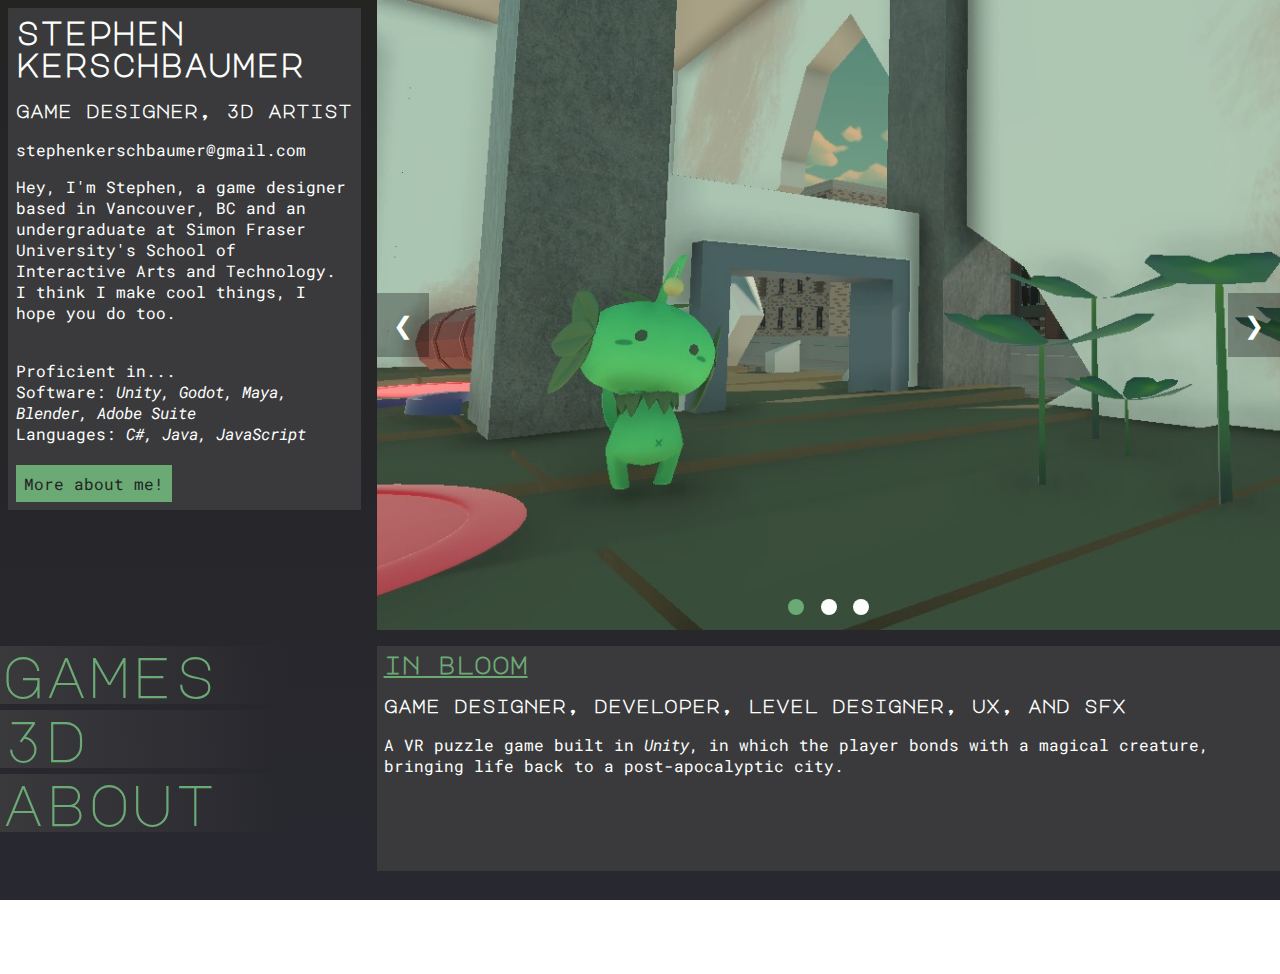
<file: index.html>
<!DOCTYPE html>
<html lang="en">

<head>
  <meta name="viewport" content="width=device-width, initial-scale=1" />
  <meta charset="utf-8">
  <title>Stephen Kerschbaumer</title>
  <link rel="stylesheet" href="css/main.css">
  <!--Animation Library: https://animate.style/-->
  <link rel="stylesheet" href="https://cdnjs.cloudflare.com/ajax/libs/animate.css/4.1.1/animate.min.css">
  <link rel="icon" type="image/x-icon" href="/images/assets/3d froggy.png/">
</head>

<body>
  <header>

  </header>

  <div id="home_content">
    <div class="home_grid">

      <div class="home_bio">
        <div class="bio animate__animated animate__backInDown">
          <h1>Stephen Kerschbaumer</h1>
          <h3>Game Designer, 3D Artist</h3>
          stephenkerschbaumer@gmail.com
          <p>Hey, I'm Stephen, a game designer based in Vancouver, BC and an undergraduate at Simon Fraser University's School of Interactive Arts and Technology. I think I make cool things, I hope you do too.</p>
          <br>
          Proficient in...<br>
          Software: <em>Unity, Godot, Maya, Blender, Adobe Suite</em><br>
          Languages: <em>C#, Java, JavaScript</em><br><br>
          <a href="about.html" class="button">More about me!</a>
        </div>
      </div>

      <div class="home_gallery">
        <div class="slideshow">
          <!--Slide #1-->
          <div class="slide">
            <img src="images/In Bloom/buddy_crop.jpg" alt="An image of the VR game In Bloom.">
          </div>
          <!--Slide #2-->
          <div class="slide">
            <img src="images/borbo/process1.png" alt="An image of the layout of the levels in my game Borbo's Quest.">
          </div>
          <!--Slide #3-->
          <div class="slide">
            <img src="images/harmony/sc1.jpg" alt="An image of the fish simulatio ni nmy game Harmony.">
          </div>

          <a class="prev_arrow" onclick="plusSlides(-1)">&#10094;</a>
          <a class="next_arrow" onclick="plusSlides(1)">&#10095;</a>
          <div class="dots">
            <a class="dot" onclick="currentSlide(1)"></a>
            <a class="dot" onclick="currentSlide(2)"></a>
            <a class="dot" onclick="currentSlide(3)"></a>
          </div>
        </div>
      </div>

      <nav class="home_nav">
        <a href="browse_games.html" class="word_highlight word"><div class="line">
          Games
          <p class="word fill_text"></p>
        </div></a>
        <a href="browse_threed.html" class="word_highlight word"><div class="line">
          3D
          <p class="word fill_text"></p>
        </div></a>
        <a href="about.html" class="word_highlight word"><div class="line">
          About
          <p class="word fill_text"></p>
        </div></a>
      </nav>

      <div class="home_description">
        <!--Caption #1-->
        <div class="slide_caption">
          <h2><a href="project_inbloom.html">In Bloom</a></h2>
            <h3 class="roles">Game Designer, Developer, Level Designer, UX, and SFX</h3>
            A VR puzzle game built in <em>Unity</em>, in which the player bonds with a magical creature, bringing life back to a post-apocalyptic city.
        </div>
        <!--Caption #2-->
        <div class="slide_caption">
          <h2><a href="project_borbo.html">Borbo's Quest</a></h2>
          <h3 class="roles">Game Designer, Programmer, Artist, Director</h3>
          A cute and charming puzzle/adventure game built for the original GameBoy handheld console. The game was liscened to the online games platform CoolMath Games, where it has recieved much acclaim.
        </div>
        <!--Caption #3-->
        <div class="slide_caption">
          <h2><a href="project_harmony.html">Harmony: Ocean Conductor VR</a></h2>
            <h3 class="roles">Lead Programmer, Game Designer</h3>
            An immersive VR experience created using <em>Unity</em>, in which players explore a magical underwater environment where they have the ability to compose music by directing sealife using a magical wand.
        </div>
    </div>
  </div>
  <script src="js/slideshow.js"></script>
  <footer>
    Copyright Stephen Kerschbaumer 2023<br>
    <div class="footer-nav">
      <a href="style.html">Style Guide</a>
      <a href="sources.html">Sources</a>
      <a href="https://github.com/joyousfrog/P03-Portfolio">Git Repo</a>
    </div>
  </footer>
</body>
</file>
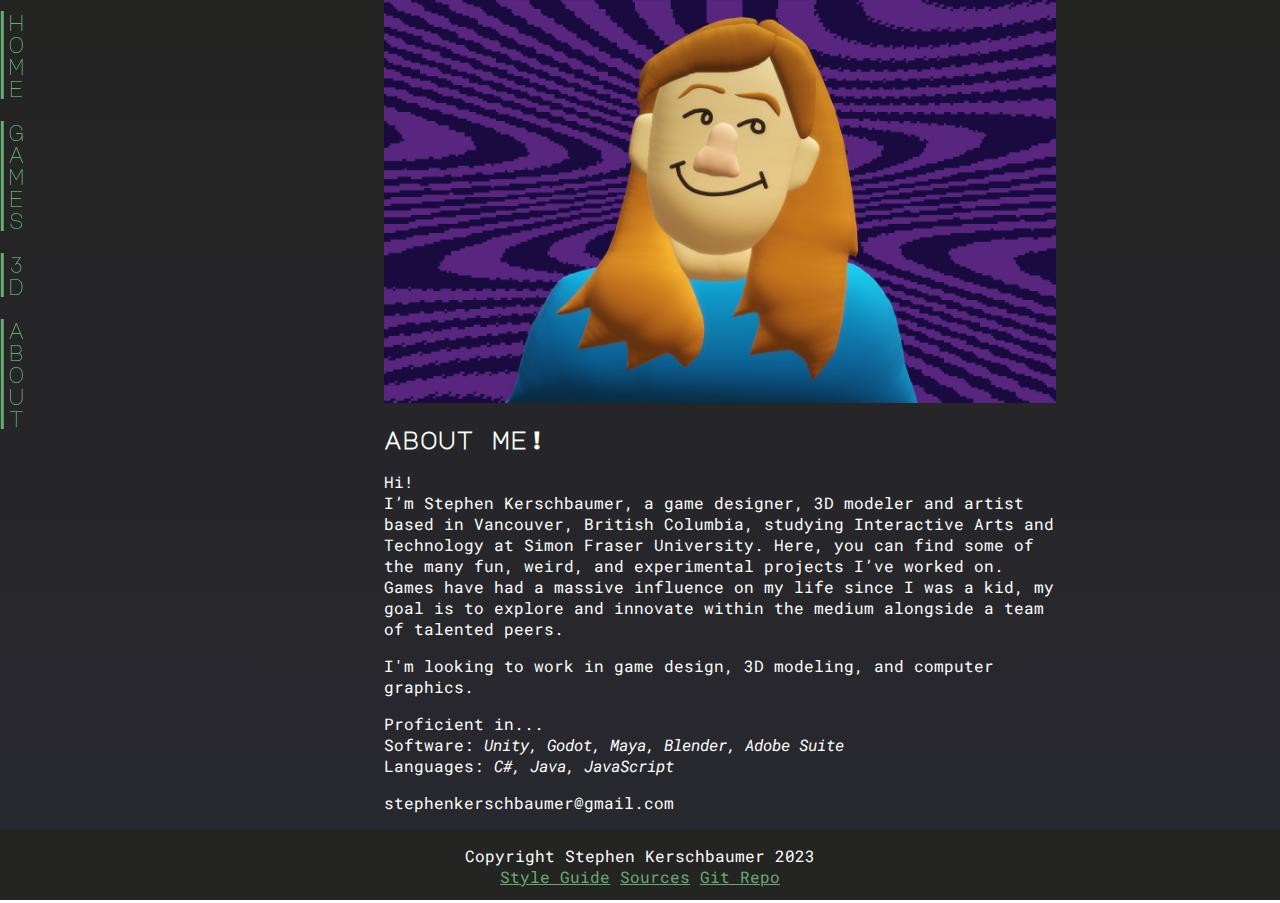
<file: about.html>
<!DOCTYPE html>
<html lang="en">

<head>
  <meta name="viewport" content="width=device-width, initial-scale=1" />
  <meta charset="utf-8">
  <title>Stephen Kerschbaumer - About Me</title>
  <link href="css/main.css" rel="stylesheet">
</head>

<body>
  <header>

  </header>

  <nav class="main_nav">
    <a href="index.html">Home</a>
    <a href="browse_games.html">Games</a>
    <a href="browse_threed.html">3D</a>
    <a href="about.html">About</a>
  </nav>

  <div id="project_content">

    <div class="project_grid">

      <div class="sidebar">
      </div>

      <div class="project_info">
        <div class="project_gallery"><img src="images/3dme.png" alt="Placeholder Image."></div>

        <div class="project_description">
          <h2>About me!</h2>
          <p>
            Hi!<br>
            I’m Stephen Kerschbaumer, a game designer, 3D modeler and artist based in Vancouver, British Columbia, studying Interactive Arts and Technology at Simon Fraser University. Here, you can find some of the many fun, weird, and experimental projects I’ve worked on. Games have had a massive influence on my life since I was a kid, my goal is to explore and innovate within the medium alongside a team of talented peers.
          </p>
          <p>
            I'm looking to work in game design, 3D modeling, and computer graphics.
          </p>
          <p>
          Proficient in...<br>
          Software: <em>Unity, Godot, Maya, Blender, Adobe Suite</em><br>
          Languages: <em>C#, Java, JavaScript</em><br>
          </p>

          <p>
            stephenkerschbaumer@gmail.com
          </p>
        </div>
      </div>
    </div>

  </div>

  <footer>
    Copyright Stephen Kerschbaumer 2023<br>
    <div class="footer-nav">
      <a href="style.html">Style Guide</a>
      <a href="sources.html">Sources</a>
      <a href="https://github.com/joyousfrog/P03-Portfolio">Git Repo</a>
    </div>
  </footer>
</body>
</file>
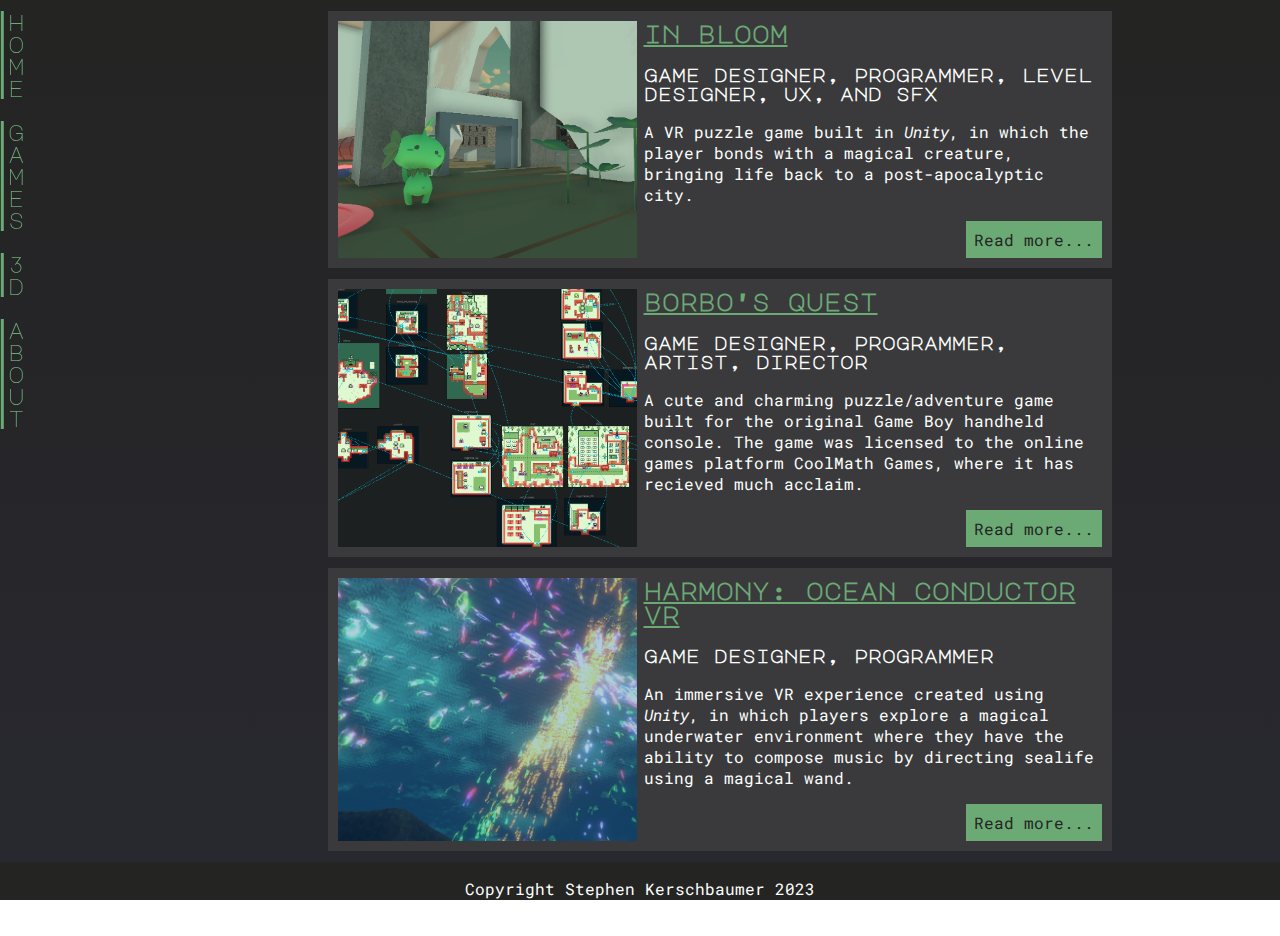
<file: browse_games.html>
<!DOCTYPE html>
<html lang="en">

<head>
  <meta name="viewport" content="width=device-width, initial-scale=1" />
  <meta charset="utf-8">
  <title>Stephen Kerschbaumer - Games</title>
  <link href="css/main.css" rel="stylesheet">
</head>

<body>
  <header>

  </header>

  <nav class="main_nav">
    <a href="index.html">Home</a>
    <a href="browse_games.html">Games</a>
    <a href="browse_threed.html">3D</a>
    <a href="about.html">About</a>
  </nav>

  <div id="browse_content">

    <div class="browse_grid">

      <div class="sidebar">
      </div>

      <div class="browse_cards">
        <div class="card">
          <div class="card_image">
            <img src="images/In Bloom/buddy_crop.jpg" alt="An screenshot of the VR game In Bloom.">
          </div>
          <div class="card_text">
              <a href="project_inbloom.html"><h2>In Bloom</h2></a>
              <h3 class="roles">Game Designer, Programmer, Level Designer, UX, and SFX</h3>
              <p>A VR puzzle game built in <em>Unity</em>, in which the player bonds with a magical creature, bringing life back to a post-apocalyptic city.</p>
              <p><a href="project_inbloom.html" class="button">Read more...</a></p>
            </div>
      </div>
        <div class="card">
            <div class="card_image">
              <img src="images/borbo/process1.png" alt="An image of the layout of the levels in my game Borbo's Quest.">
            </div>
            <div class="card_text">
                <a href="project_borbo.html"><h2>Borbo's Quest</h2></a>
                <h3 class="roles">Game Designer, Programmer, Artist, Director</h3>
                <p>A cute and charming puzzle/adventure game built for the original Game Boy handheld console. The game was licensed to the online games platform CoolMath Games, where it has recieved much acclaim.</p>
                <p><a href="project_borbo.html" class="button">Read more...</a></p>
              </div>
        </div>
        <div class="card">
          <div class="card_image">
            <img src="images/harmony/sc1_crop.jpg" alt="Placeholder Image.">
          </div>
          <div class="card_text">
            <a href="project_harmony.html"><h2>Harmony: Ocean Conductor VR</h2></a>
            <h3 class="roles">Game Designer, Programmer</h3>
            <p>An immersive VR experience created using <em>Unity</em>, in which players explore a magical underwater environment where they have the ability to compose music by directing sealife using a magical wand.</p>
            </p>
            <p><a href="project_harmony.html" class="button">Read more...</a></p>
          </div>
        </div>
      </div>
    </div>

  </div>

  <footer>
    Copyright Stephen Kerschbaumer 2023<br>
    <div class="footer-nav">
      <a href="style.html">Style Guide</a>
      <a href="sources.html">Sources</a>
      <a href="https://github.com/joyousfrog/P03-Portfolio">Git Repo</a>
    </div>
  </footer>
</body>
</file>
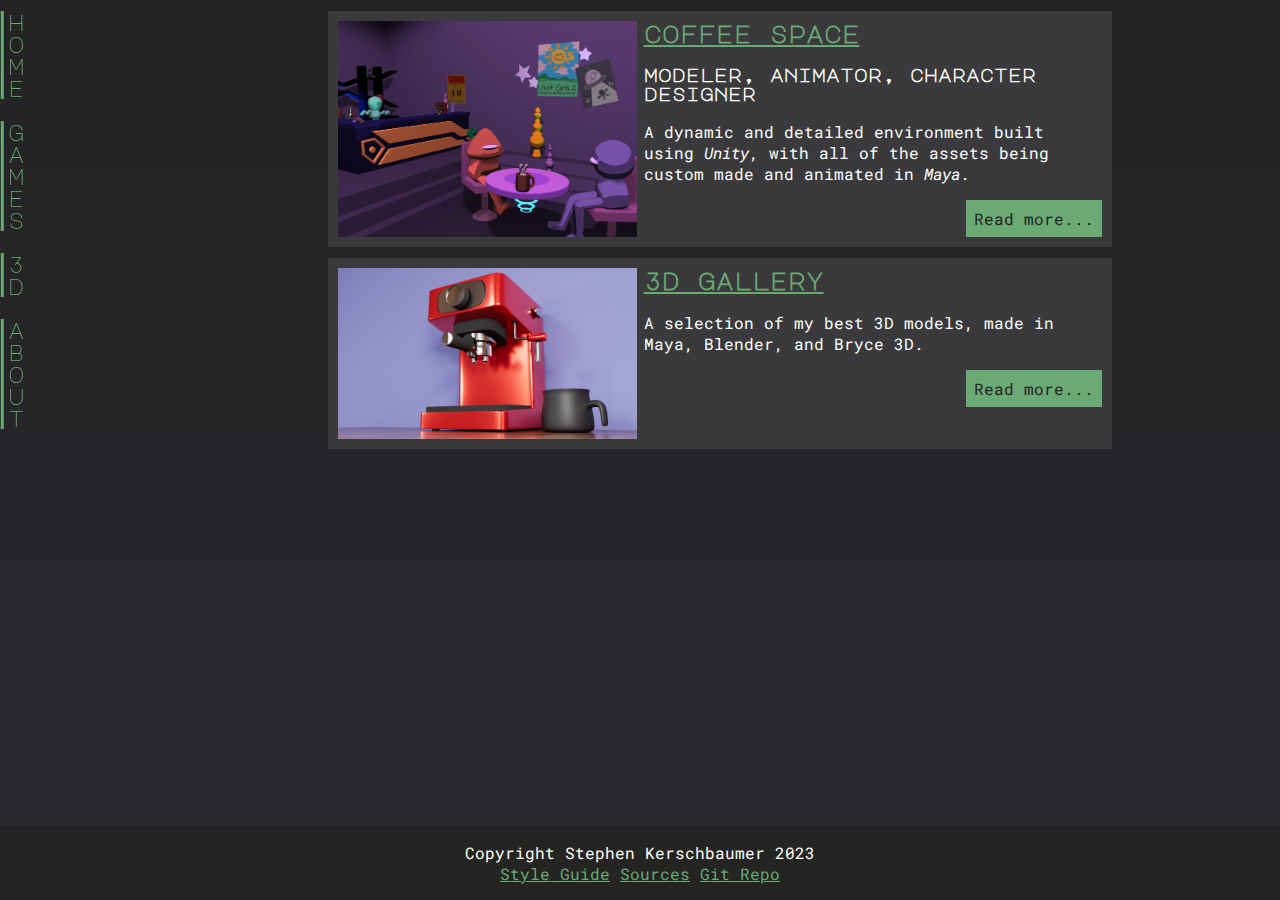
<file: browse_threed.html>
<!DOCTYPE html>
<html lang="en">

<head>
  <meta name="viewport" content="width=device-width, initial-scale=1" />
  <meta charset="utf-8">
  <title>Stephen Kerschbaumer - Games</title>
  <link href="css/main.css" rel="stylesheet">
</head>

<body>
  <header>

  </header>

  <nav class="main_nav">
    <a href="index.html">Home</a>
    <a href="browse_games.html">Games</a>
    <a href="browse_threed.html">3D</a>
    <a href="about.html">About</a>
  </nav>

  <div id="browse_content">

    <div class="browse_grid">

      <div class="sidebar">
      </div>

      <div class="browse_cards">
        <div class="card">
          <div class="card_image">
            <img src="images/coffeespace/sc1.png" alt="An image of my game Coffee Space.">
          </div>
          <div class="card_text">
              <a href="project_coffeespace.html"><h2>Coffee Space</h2></a>
              <h3 class="roles">Modeler, Animator, Character Designer</h3>
              <p>A dynamic and detailed environment built using <em>Unity</em>, with all of the assets being custom made and animated in <em>Maya</em>.</p>
              <p><a href="project_coffeespace.html" class="button">Read more...</a></p>
            </div>
        </div>
        <div class="card">
          <div class="card_image">
            <img src="images/3d/espresso.png" alt="An image of a rendered espresso pot.">
          </div>
          <div class="card_text">
              <a href="project_renders.html"><h2>3D Gallery</h2></a>
              <p>A selection of my best 3D models, made in Maya, Blender, and Bryce 3D.</p>
              </p>
              <p><a href="project_renders.html" class="button">Read more...</a></p>
            </div>
        </div>
      </div>
    </div>

  </div>

  <footer>
    Copyright Stephen Kerschbaumer 2023<br>
    <div class="footer-nav">
      <a href="style.html">Style Guide</a>
      <a href="sources.html">Sources</a>
      <a href="https://github.com/joyousfrog/P03-Portfolio">Git Repo</a>
    </div>
  </footer>
</body>
</file>
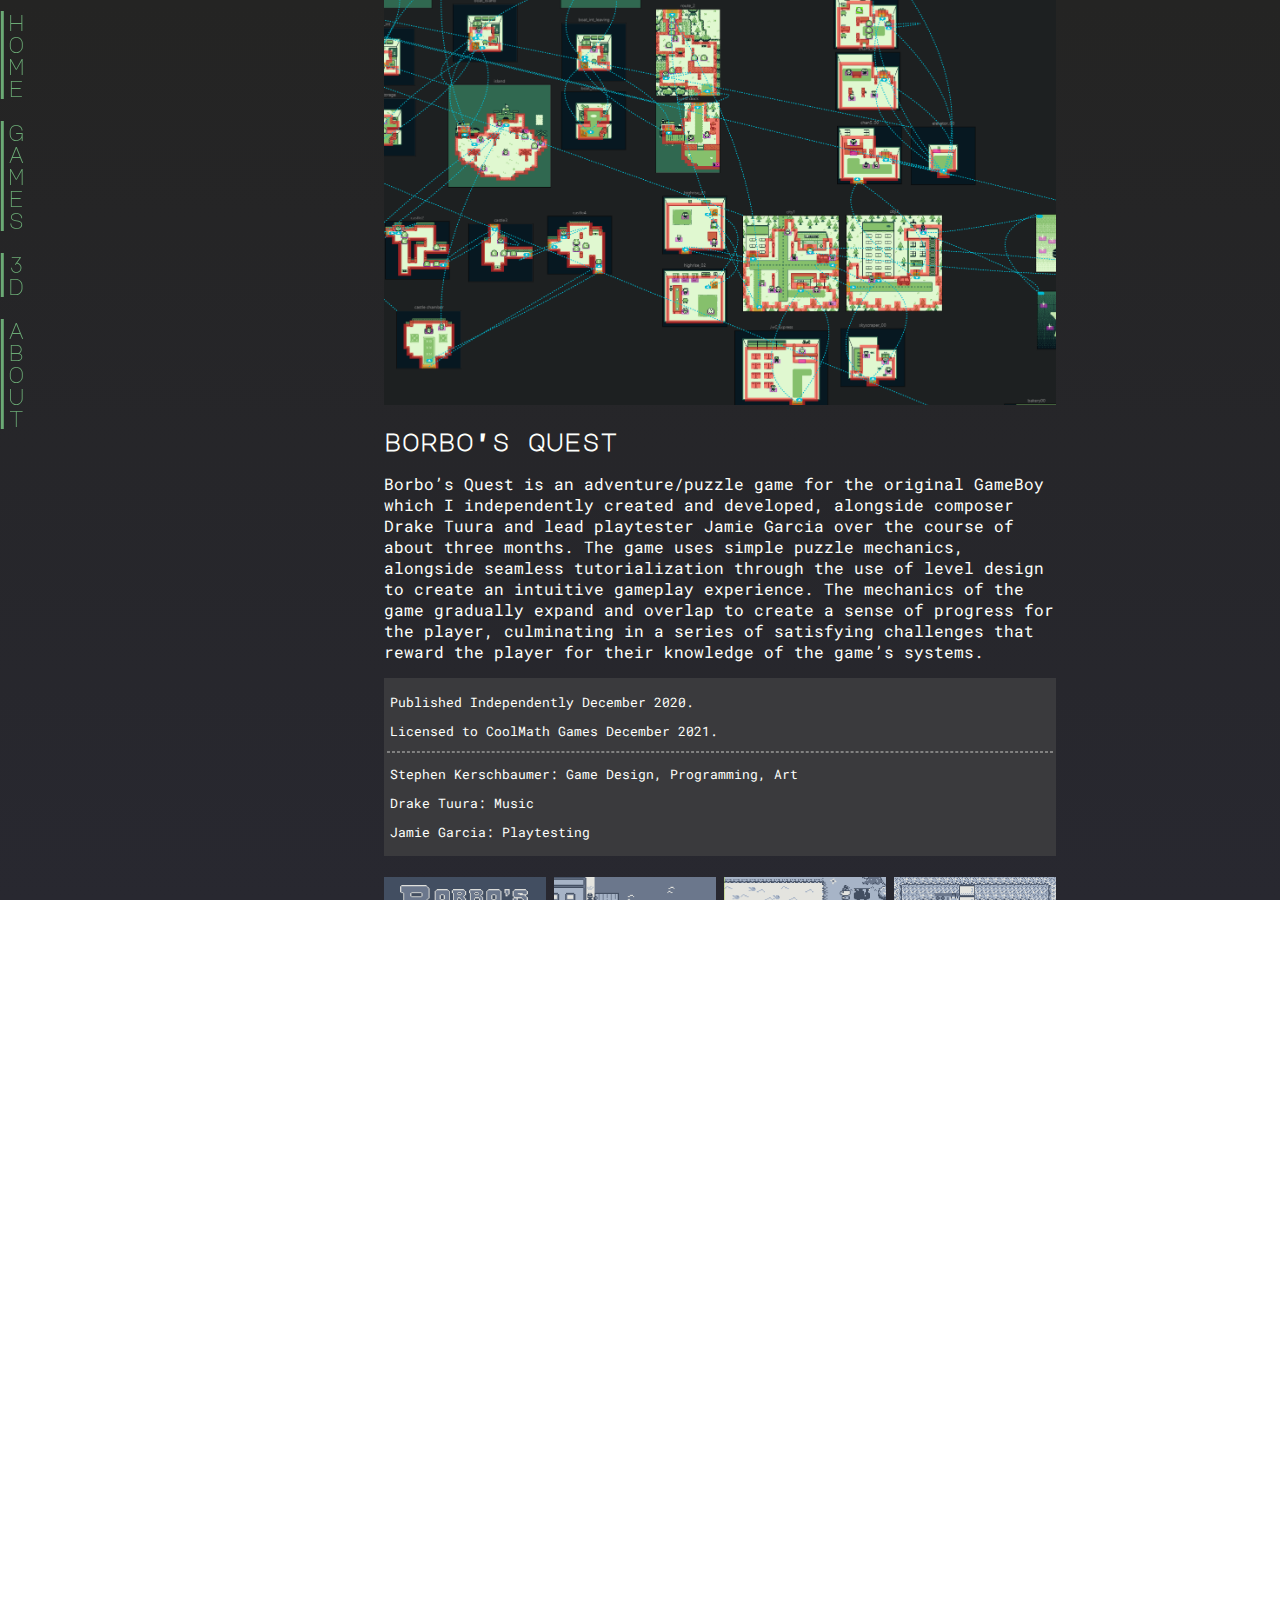
<file: project_borbo.html>
<!DOCTYPE html>
<html lang="en">

<head>
  <meta charset="utf-8">
  <title>Stephen Kerschbaumer - Borbo's Quest</title>
  <meta name="viewport" content="width=device-width, initial-scale=1" />
  <link href="css/main.css" rel="stylesheet">
</head>

<body>
  <header>

  </header>

  <nav class="main_nav">
    <a href="index.html">Home</a>
    <a href="browse_games.html">Games</a>
    <a href="browse_threed.html">3D</a>
    <a href="about.html">About</a>
  </nav>

  <div id="project_content">

    <div class="project_grid">

      <div class="sidebar">
      </div>

      <div class="project_info">
        <div class="project_gallery"><img src="images/borbo/process1.png" alt="An image of the layout of the levels in my game Borbo's Quest."></div>

        <div class="project_description">
          <h2>Borbo's Quest</h2>

          <p>
            Borbo’s Quest is an adventure/puzzle game for the original GameBoy which I independently created and developed, alongside composer Drake Tuura and lead playtester Jamie Garcia over the course of about three months. The game uses simple puzzle mechanics, alongside seamless tutorialization through the use of level design to create an intuitive gameplay experience. The mechanics of the game gradually expand and overlap to create a sense of progress for the player, culminating in a series of satisfying challenges that reward the player for their knowledge of the game’s systems.
          </p>

          <div class="project_credits">
            <p>Published Independently December 2020.</p>
            <p>Licensed to CoolMath Games December 2021.</p>
            <hr>
            <p>
              Stephen Kerschbaumer:
              Game Design, Programming, Art
            </p>
            <p>
              Drake Tuura:
              Music
            </p>
            <p>
              Jamie Garcia:
              Playtesting
            </p>
          </div>

          <br>

          <div class="four-image-strip">
            <img src="images/borbo/Untitled.png" alt ="A screenshot of my game Borbo's Quest.">
            <img src="images/borbo/sc4.png" alt ="A screenshot of my game Borbo's Quest.">
            <img src="images/borbo/forrest.png" alt ="A screenshot of my game Borbo's Quest.">
            <img src="images/borbo/sc6.png" alt ="A screenshot of my game Borbo's Quest.">
          </div>

          <h3>Level Design</h3>
          <p>
            This system required intricate and thoughtful level design, with each individual level of the game undergoing a series of iterations, from a sketch in my journal, all the way to implementation. I used rapid iteration to build upon ideas that worked, and scrap any that didn’t. Working alone on a puzzle game required me to be able to take-on the role of the player, and intuit how one may progress through any given level or obstacle. I learned quickly, through observation of playtesters, how to perceive the world through a player’s eyes, and grew to understand common behaviours and intuitions.
          </p>

          <div class="image-strip-figure">
            <div class="two-image-strip">
              <img src="images/borbo/sketch_puzzle.jpg" alt ="A sketch of a level.">
              <img src="images/borbo/sketch_puzzle_implemented_white.png" alt ="A screenshot of that sketch, in-editor.">
            </div>
            <p>An initial puzzle sketch, and its implementation in-editor.</p>
          </div>

          <h3>Reflection</h3>
          <p>
            I would consider the game to be a success, as it has been positively received across multiple communities and demographics. This was my first major game design project, and in the process I learned a lot about the entire process of game development, from programming to marketing. On itch.io, where the game was originally published, Borbo’s Quest has been played over 3000 times. Following its success on itch.io, the game was licensed to the games website CoolMath Games, where it has been repeatedly featured in the “Trending” and “Popular” sections of the site, and received a 4/5 average review score from over 500 submitted reviews.
          </p>

          <p>
            The game can be played for free online here:<br>
          </p>
          <p>
            <a href="https://frogsoft.itch.io/borbo" class="button">Play on Itch.io</a>
          </p>
        </div>
      </div>
    </div>

  </div>

  <footer>
    Copyright Stephen Kerschbaumer 2023<br>
    <div class="footer-nav">
      <a href="style.html">Style Guide</a>
      <a href="sources.html">Sources</a>
      <a href="https://github.com/joyousfrog/P03-Portfolio">Git Repo</a>
    </div>
  </footer>
</body>
</file>
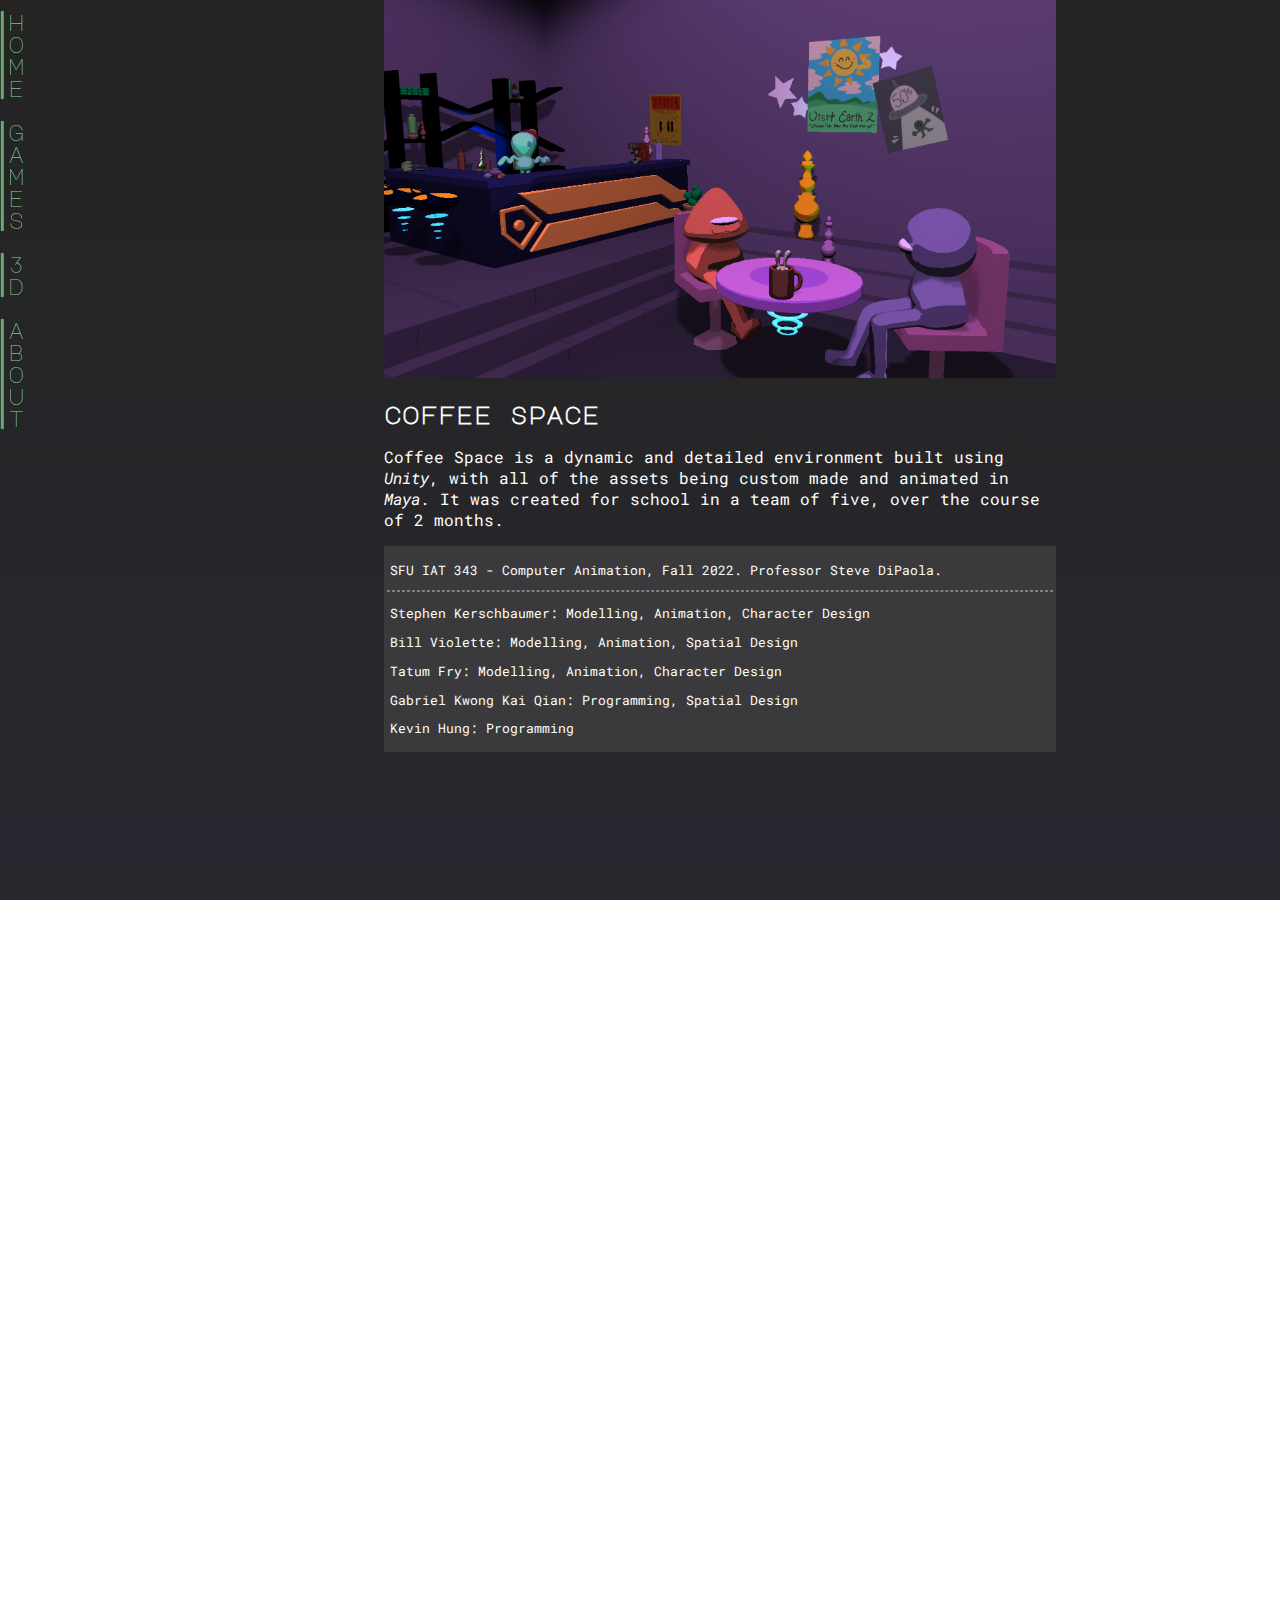
<file: project_coffeespace.html>
<!DOCTYPE html>
<html lang="en">

<head>
  <meta name="viewport" content="width=device-width, initial-scale=1" />
  <meta charset="utf-8">
  <title>Stephen Kerschbaumer - Coffee Space</title>
  <link href="css/main.css" rel="stylesheet">
</head>

<body>
  <header>

  </header>

  <nav class="main_nav">
    <a href="index.html">Home</a>
    <a href="browse_games.html">Games</a>
    <a href="browse_threed.html">3D</a>
    <a href="about.html">About</a>
  </nav>

  <div id="project_content">

    <div class="project_grid">

      <div class="sidebar">
      </div>

      <div class="project_info">
        <div class="project_gallery"><img src="images/coffeespace/sc1.png" alt="Placeholder Image."></div>

        <div class="project_description">
          <h2>Coffee Space</h2>

          <p>Coffee Space is a dynamic and detailed environment built using <em>Unity</em>, with all of the assets being custom made and animated in <em>Maya</em>. It was created for school in a team of five, over the course of 2 months.</p>

          <div class="project_credits">
            <p>SFU IAT 343 - Computer Animation, Fall 2022. Professor Steve DiPaola.</p>
            <hr>
            <p>
              Stephen Kerschbaumer: Modelling, Animation, Character Design
            </p>
            <p>
              Bill Violette: Modelling, Animation, Spatial Design
            </p>
            <p>
              Tatum Fry: Modelling, Animation, Character Design
            </p>
            <p>
              Gabriel Kwong Kai Qian: Programming, Spatial Design
            </p>
            <p>
              Kevin Hung: Programming
            </p>
          </div>
          <br>

          <div class="yt-video">
            <iframe width="560" height="315" src="https://www.youtube.com/embed/LGVN0nzxWDk" title="YouTube video player" frameborder="0" allow="accelerometer; autoplay; clipboard-write; encrypted-media; gyroscope; picture-in-picture; web-share" allowfullscreen></iframe>          
          </div>

          <div class="image-strip-figure">
            <div class="two-image-strip">
              <img src="images/coffeespace/guy2.png" alt ="A screenshot of the game Coffee Space.">
              <img src="images/coffeespace/guy3.png" alt ="A screenshot of the game Coffee Space.">
            </div>
            <p>A selection of characters which I was responsible for modelling and animating.</p>
          </div>

          <p>
            The project was created for the purposes of exploring spatial design and creating a cohesive interactive space.
            We imagined this scene as part of a larger role-playing game; a cafe where the player might go to find a side-quest or talk-up the locals.
            A major challenge as a result of this was maintaining a consistent art style.
            None of us had experience in art direction, so it was a collaborative process in which we explored our various options within the skillset of our team.
            We were determined to create all our own assets, and as a result, we needed to make sure everyone was on the same page, visually.
            We settled on a cartoonish art style that our artists could reliably replicate.
            We took advantage of Unity's shader system to implement cell-shading, which really accentuated our desired look. 
          </p>

          <div class="image-strip-figure">
            <div class="two-image-strip">
              <img src="images/coffeespace/scared guy.gif" alt ="A screenshot of the game Coffee Space.">
              <img src="images/coffeespace/eye_freak_model.png" alt ="A screenshot of the game Coffee Space.">
            </div>
            <p>Another character I was responsible for modelling and animating. The characters we settled on including were first storyboarded, so we could understand their primary interaction.
              Then, they were modelled, textured, rigged, and animated in Maya.
            </p>
            <div class="two-image-strip">
              <img src="images/coffeespace/guy1.png" alt ="A screenshot of the game Coffee Space.">
              <img src="images/coffeespace/guy1b.png" alt ="A screenshot of the game Coffee Space.">
            </div>
            <p>Finally, they were brought into Unity, where we applied our stylized shaders and triggered the various animations. </p>
          </div>

          <h3>Reflection</h3>
          <p>
            Ultimately, I would consider this project a success, none of our teammates had worked in Unity or Maya beforehand, so there was a large learning curve.
            Despite this, we achieved the goal we set-out to achieve, an immersive and stylistically cohesive interactive environment.
            Were there more time, there are a handful of technical issues to do with the Maya-to-Unity pipeline that I would want to resolve.
          </p>

        </div>
      </div>
    </div>
  </div>

  <footer>
    Copyright Stephen Kerschbaumer 2023<br>
    <div class="footer-nav">
      <a href="style.html">Style Guide</a>
      <a href="sources.html">Sources</a>
      <a href="https://github.com/joyousfrog/P03-Portfolio">Git Repo</a>
    </div>
  </footer>
</body>
</file>
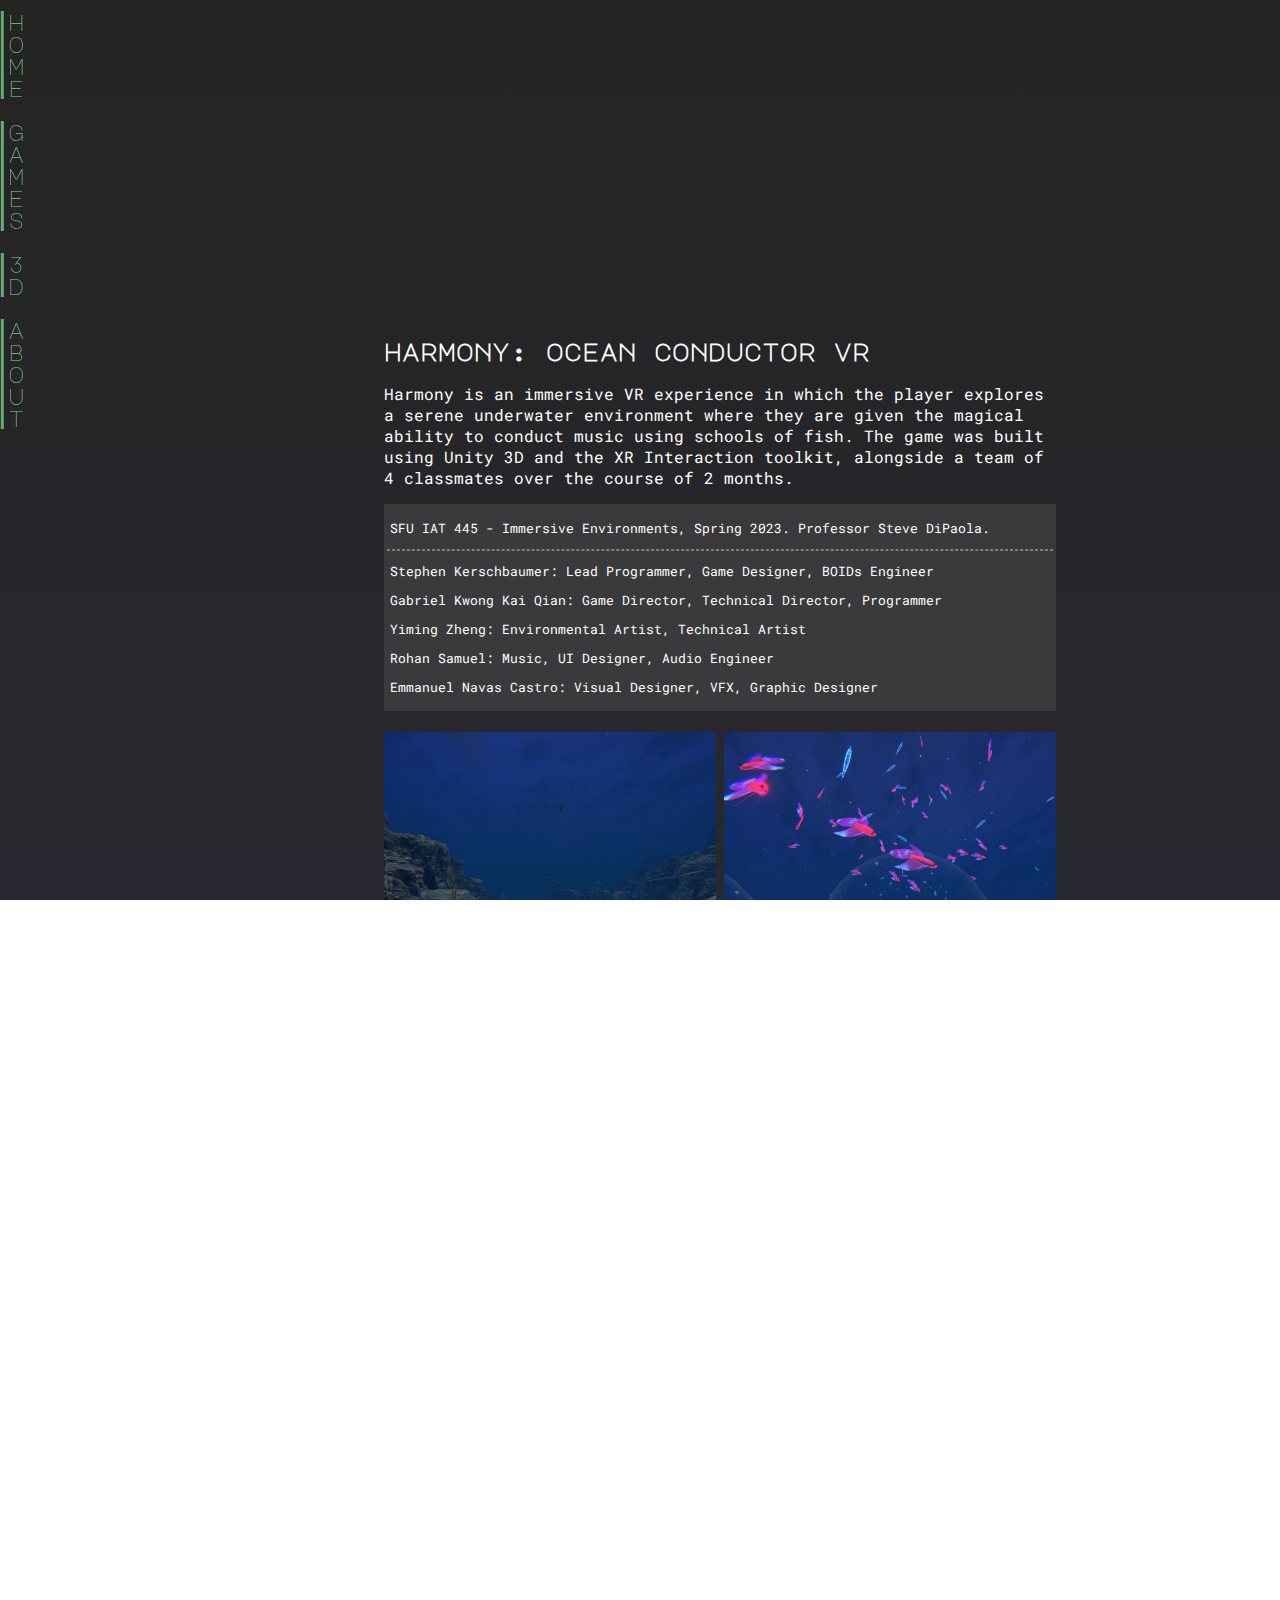
<file: project_harmony.html>
<!DOCTYPE html>
<html lang="en">

<head>
  <meta name="viewport" content="width=device-width, initial-scale=1" />
  <meta charset="utf-8">
  <title>Stephen Kerschbaumer - Harmony</title>
  <link href="css/main.css" rel="stylesheet">
</head>

<body>
  <header>

  </header>

  <nav class="main_nav">
    <a href="index.html">Home</a>
    <a href="browse_games.html">Games</a>
    <a href="browse_threed.html">3D</a>
    <a href="about.html">About</a>
  </nav>

  <div id="project_content">

    <div class="project_grid">

      <div class="sidebar">
      </div>

      <div class="project_info">
        <div class="project_gallery"><div class="yt-video">
          <iframe width="560" height="315" src="https://www.youtube.com/embed/vDjXsmNRfYY" title="YouTube video player" frameborder="0" allow="accelerometer; autoplay; clipboard-write; encrypted-media; gyroscope; picture-in-picture; web-share" allowfullscreen></iframe>
        </div></div>

        <div class="project_description">
          <h2>Harmony: Ocean Conductor VR</h2>

          <p>
            Harmony is an immersive VR experience in which the player explores a serene underwater environment where they are given the magical ability to conduct music using schools of fish. 
            The game was built using Unity 3D and the XR Interaction toolkit, alongside a team of 4 classmates over the course of 2 months.
          </p>

          <div class="project_credits">
            <p>SFU IAT 445 - Immersive Environments, Spring 2023. Professor Steve DiPaola.</p>
            <hr>
            <p>
              Stephen Kerschbaumer:
              Lead Programmer, Game Designer, BOIDs Engineer
            </p>
            <p>
              Gabriel Kwong Kai Qian: Game Director, Technical Director, Programmer
            </p>
            <p>
              Yiming Zheng: Environmental Artist, Technical Artist
            </p>
            <p>
              Rohan Samuel: Music, UI Designer, Audio Engineer
            </p>
            <p>
              Emmanuel Navas Castro: Visual Designer, VFX, Graphic Designer
            </p>
          </div>

          <br>

          <div class="two-image-strip">
            <img src="images/harmony/harmony_ray.jpg" alt ="A screenshot of the underwater environment.">
            <img src="images/harmony/harmony_fish.jpg" alt ="A screenshot of the underwater environment.">
          </div>

          <h3>Design Philosophy</h3>
          
          <p>
            Something I find very important when designing a project is flow. 
            As this was a project intended to be presented in a public showcase, where anyone from the public could play it, we needed to create an experience that would be engaging for all skill levels.
            VR is something that can take time to get used to, so I wanted the user to control the pace with which they navigate the experience, allowing for them time to acclimate to the controls and interface. 
            The game's systems develop as the player chooses to progress through the space, with each area encouraging the user to engage more with the core mechanics of the game.
          </p>

          <div class="two-image-strip">
            <img src="images/harmony/harmony_progression.jpg" alt ="A scan of my sketchbook depicting the progression flow of Harmony.">
            <img src="images/harmony/map_annotated.png" alt ="A scan of my sketchbook depicting the progression flow of Harmony.">
          </div>

          

          <p>
            I believe this strategy proved to be highly effective in the end, as we produced a game that even those entirely unfamiliar with VR could play comfortably.
            We observed those that were new to VR enjoyed pacing themselves as they moved through the space, while those who were experienced with VR were immediately familiar with the controls moved straight through the experience at a steady pace. 
          </p>

          <h3>Iterative Process</h3>

          <p>
            As both a developer and designer, I understand the importance of rapid prototyping, and spent a considerable amount of time integrating features that never saw the light of day. 
            Despite this, the effort was never wasted. 
            We took time to test all of these mechanics (internally and externally), and only picked those that felt the best built upon our intended user experience. 
          </p>
          
          <div class="yt-video">
            <iframe width="560" height="315" src="https://www.youtube.com/embed/fD5MiqYAjCo" title="YouTube video player" frameborder="0" allow="accelerometer; autoplay; clipboard-write; encrypted-media; gyroscope; picture-in-picture; web-share" allowfullscreen></iframe>
          </div>

          
          <h3>Reflection</h3>
          <p>
            Ultimately, I believe this approach led to us creating a truly impressive project despite the limitations of this being a class project with a constrained development time. 
            Instead of making a proof of concept, we built a highly-manicured and refined vertical slice that can easily be built-upon and expanded, but still stands on its own as a powerful experience.
            Were I to have more time, there are a number of features I would have liked to add, such as responsive tutorialization and clearer interaction prompting. 
          </p>

          <p>You can find-out more about the project on our <a href="https://stephenkerschbaumer.wixsite.com/ocean-conductor-vr">website</a>.</p>
          <p>
            <a href="https://teamharmony.itch.io/harmony" class="button">Download on Itch.io</a>
          </p>
        </div>
      </div>
    </div>

  </div>

  <footer>
    Copyright Stephen Kerschbaumer 2023<br>
    <div class="footer-nav">
      <a href="style.html">Style Guide</a>
      <a href="sources.html">Sources</a>
      <a href="https://github.com/joyousfrog/P03-Portfolio">Git Repo</a>
    </div>
  </footer>
</body>
</file>
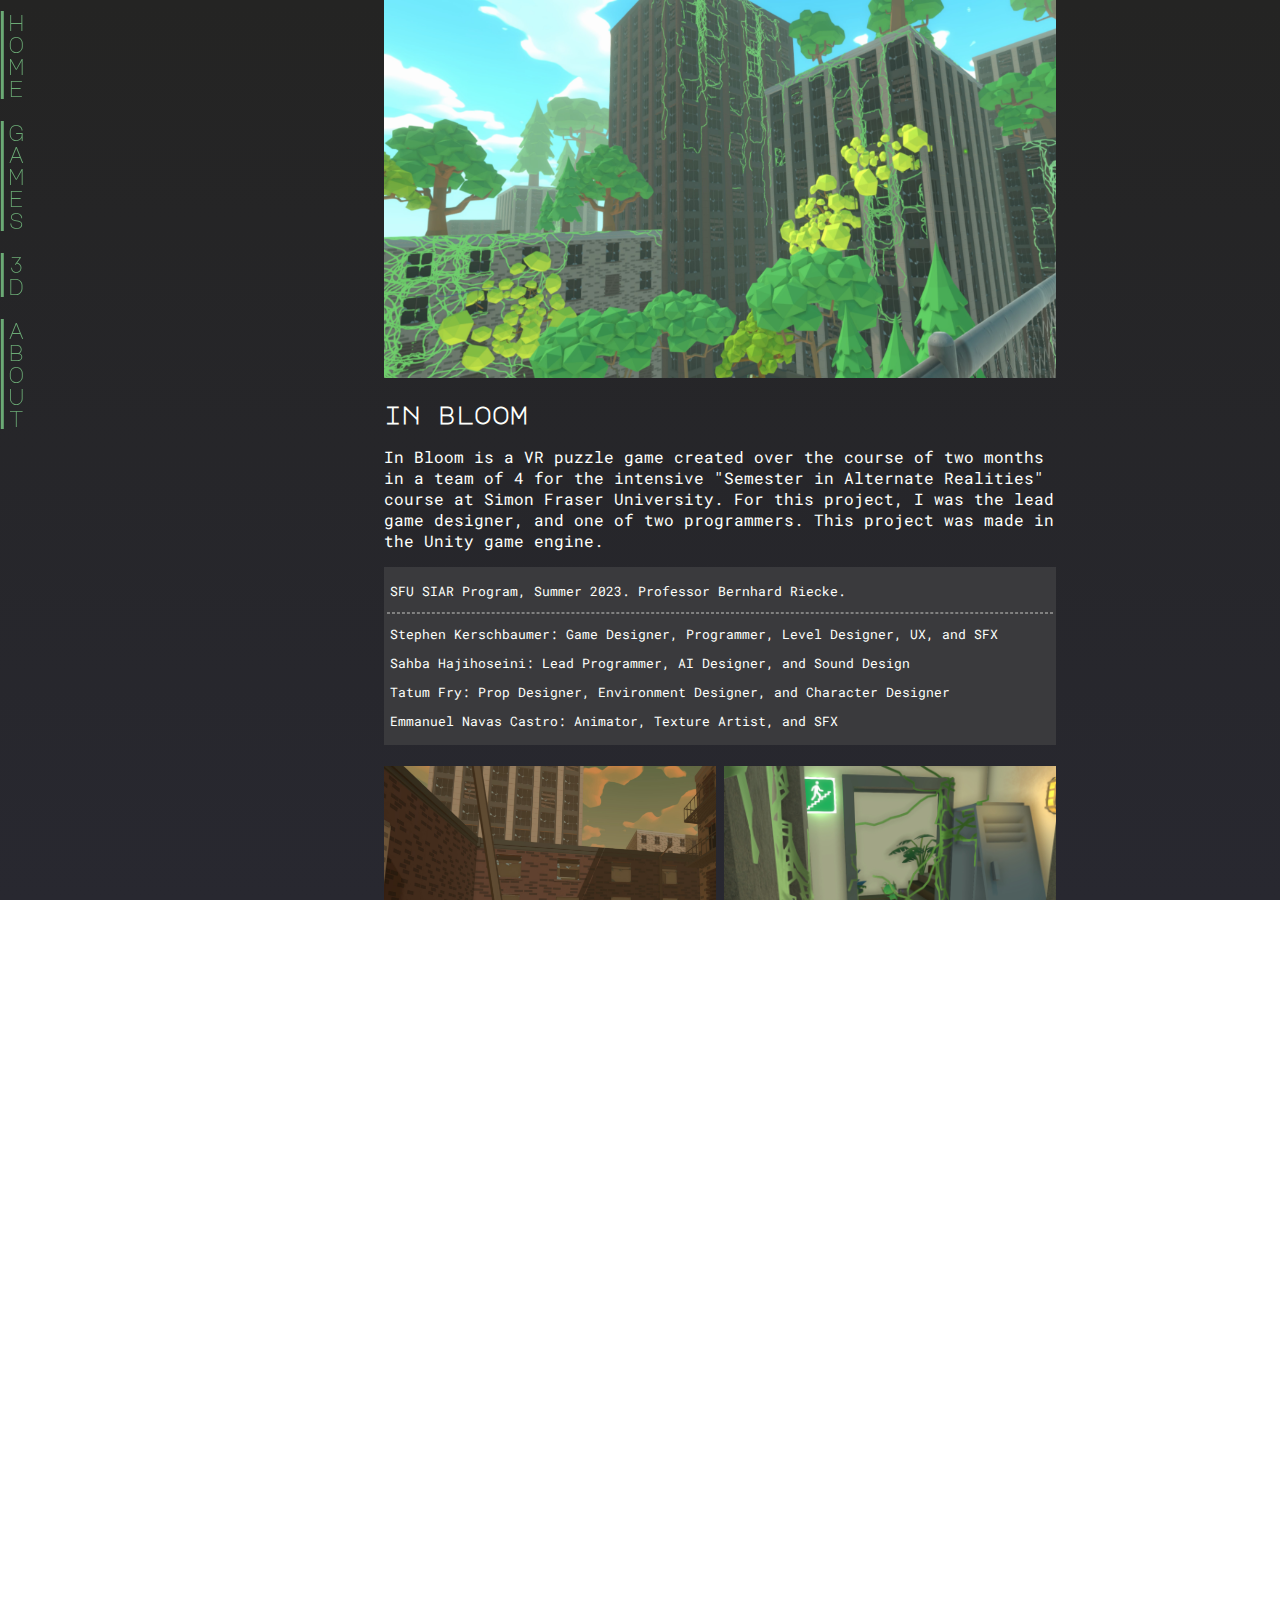
<file: project_inbloom.html>
<!DOCTYPE html>
<html lang="en">

<head>
  <meta charset="utf-8">
  <title>Stephen Kerschbaumer - In Bloom</title>
  <meta name="viewport" content="width=device-width, initial-scale=1" />
  <link href="css/main.css" rel="stylesheet">
</head>

<body>
  <header>

  </header>

  <nav class="main_nav">
    <a href="index.html">Home</a>
    <a href="browse_games.html">Games</a>
    <a href="browse_threed.html">3D</a>
    <a href="about.html">About</a>
  </nav>

  <div id="project_content">

    <div class="project_grid">

      <div class="sidebar">
      </div>

      <div class="project_info">
        <div class="project_gallery"><img src="images/In Bloom/IN_BLOOM_screenshot22198.jpg" alt="A screenshot of the city, covered in lush greenery."></div>

        <div class="project_description">
          <h2>In Bloom</h2>
          
          <p>
            In Bloom is a VR puzzle game created over the course of two months in a team of 4 for the intensive "Semester in Alternate Realities" course at Simon Fraser University. 
            For this project, I was the lead game designer, and one of two programmers. 
            This project was made in the Unity game engine. 
          </p>

          <div class="project_credits">
            <p>SFU SIAR Program, Summer 2023. Professor Bernhard Riecke.</p>
            <hr>
            <p>
              Stephen Kerschbaumer:
              Game Designer, Programmer, Level Designer, UX, and SFX
            </p>
            <p>
              Sahba Hajihoseini: 
              Lead Programmer, AI Designer, and Sound Design
            </p>
            <p>
              Tatum Fry: 
              Prop Designer, Environment Designer, and Character Designer 
            </p>
            <p>
              Emmanuel Navas Castro:
              Animator, Texture Artist, and SFX
            </p>
          </div>

          <br>

          <div class="two-image-strip">
            <img src="images/In Bloom/apocalyse.jpg" alt ="A screenshot of the game In Bloom.">
            <img src="images/In Bloom/exit.jpg" alt ="A screenshot of the game In Bloom.">
          </div>

          <p>
            The game is centered around themes of nature and climate change. 
            The player starts in a desolate and polluted city, and must learn to work with a small, magical creature in order to bring life back to the city. 
            Our challenge was to create a project which used the medium of VR for good, and we did so by creating a game which spreads messages of harmony with nature and collaborative problem solving using the innate empathetic affordances of VR.
          </p>

          <h3>Game Design</h3>
          <p>
            The core gameplay mechanic of In Bloom is effectively playing fetch with your companion character.
            The companion will run towards marshmallows the player tosses around the map, allowing the player to command and collaborate with it.
            I pitched this concept to my team because of its simple and intuitive nature that fits the medium of VR well.
            VR presents a number of challenges for designers, one of the most important being control and navigation, which can often feel obtuse and confusing.
            Our concept calls upon basic human instincts and gestures such as spatial exploration, pointing, and throwing, all of which are enabled by the enhanced spatial presence provided by VR.
          </p>

          <div class="image-strip-figure">
            <div class="one-image-strip">
              <img src="images/In Bloom/gameplay_throw.jpg" alt ="A screenshot of the game In Bloom.">
            </div>
            <p>
              The player throws a marshmallow onto a large button.
            </p>
            <div class="one-image-strip">
              <img src="images/In Bloom/gameplay_eat.jpg" alt ="A screenshot of the game In Bloom.">
            </div>
            <p>
              The companion runs to eat the marshmallow. In doing so, it activates the button below it, opening a door.
            </p>
          </div>

          <p>
            Because the user's relationship with their companion is so integral to the narrative we were trying to tell through gameplay, many of my design decisions were made with reinforcing this narrative in mind.
            One of the most integral elements of this was making sure that the companion responded to the user's actions, no matter how minor; the user is confined in how they can influence the world, so we needed to make sure that whatever ways they do interact are made tangible.
            The companion creature turns to face the user, chases after them, eats out of their hand, and can even be pet.
            During our showcase we noticed users sitting down, getting closer to the creature, just so they could play with it.
            This is one of our greatest benchmarks for successful immersion, the user acts in ways that are not necessarily productive and do not move gameplay forward, they simply act for the sake of enjoying and relating to the game world.
          </p>

          <div class="two-image-strip">
            <img src="images/In Bloom/petting.jpg" alt ="The player petting their companion">
            <img src="images/In Bloom/kneeling.jpg" alt ="The player feeding their companion">
          </div>
        
          <h3>Level Design</h3>

          <p>
            Taking advantage of VR's immersive nature, the levels and their puzzles are based on spatial exploration and problem-solving.
            As the game was built to be shown in a public showcase, where people of all skill levels could play, no puzzle could be too hard, as to not stump novice players.
            Because of this, I had to find ways to make the puzzles satisfying to complete, even for experienced gamers, all while being simple enough for a beginner player to figure out just by thoroughly exploring the space.
            Larger spaces were broken-down as to be easily digestible and not overwhelming, and puzzles were given clear visual and audio indicators, taking advantage of spatial design techniques such as contrasting lighting, strong visual hierarchies based on patterning, and clear segmentation of space.
            
          </p>
          
          <div class="image-strip-figure">
            <div class="two-image-strip">
              <img src="images/In Bloom/level_sketches.jpg" alt ="A scan of my sketchbook, showing multiple top-down level sketches">
              <img src="images/In Bloom/level4_annotated.jpg" alt ="A screenshot of one of these levels, made in Unity probuilder. There are annotations highlighting key elements">
            </div>
            <p>
              The levels started as sketches in my notebook as part of rapid ideation.
              Next, I greyboxed them in Unity's probuilder 3D modeling software. 
            </p>
            <div class="two-image-strip">
              <img src="images/In Bloom/level4_in_editor.jpg" alt ="A before photo of the level, greyboxed.">
              <img src="images/In Bloom/level4_in_editor_refined.jpg" alt ="An after photo of the level, decorated and filled with props.">
            </div>
            <p>After testing, they were exported for refinement in Maya by our environmental designer, following my annotated diagrams explaining key features crucial to the puzzle's function. We then decorated the level together in-engine.</p>
          </div>

          <h3>Systems Design</h3>
          <p>
            As a programmer and designer, I was responsible for building the character controller for this project. 
            Another substantial design challenge which one must overcome while designing for VR is ensuring player comfort throughout, and giving adequate feedback upon simulated actions. 
            The movement system I created includes motion dampening, vignetting, and snap turning, all of which are toggleable to account for different preferences and comfort levels with VR. 
            We underwent multiple rounds of playtesting to create a set of mechanics we were confident in letting the public play without concern for nausea or sim sickness. 
            This process involved weekly playtesting sessions we held after class, where at the end we asked playtesters to fill-out surveys such that we could measure any positive or negative changes made.
          </p>

          <h3>Project Management</h3>
          <p>
            For this project, I took on the responsibility as team leader as I felt my experience across the various fields of programming, 3D modelling, and game design could help lead the team in project coordination.
            My top priority in this sense was ensuring every team member was enthusiastic for the project we were building, and felt heard in our meetings. 
            At the start of every work day, I would hold informal "stand-ups" where I would check-in with my teammates to see how they were doing and review their work. 
            This gave us a great sense of community and let everyone be engaged with each aspect of the project and give feedback, even if they were never directly involved with it.
          </p>
          <p>
            Our team decided to use the SCRUM framework to guide or process.
            This was the first time the majority of us had used a productivity methodology such as SCRUM, so it was an important learning experience.
            In the end, I think it proved to be successful, as the daily sprints ensured we were making steady progress on the project.
            Because of this, we had minimal crunch at the end of the semester, with all of our work being finished and in a presentable state comfortably before our agreed-upon deadline.
          </p>

          <h3>Reflection</h3>
          <p>
            I am incredibly proud of this project, as I believe it clearly demonstrates a number of my greatest strengths as a game designer.
            The integration of core mechanics, narrative, and level design makes for an experience that is approachable yet deep in its gameplay and message.
            If I were to have more time, I would want to further refine the level designs and experiement with new puzzle mechanics and layouts.
          </p>
        </div>
      </div>
    </div>

  </div>

  <footer>
    Copyright Stephen Kerschbaumer 2023<br>
    <div class="footer-nav">
      <a href="style.html">Style Guide</a>
      <a href="sources.html">Sources</a>
      <a href="https://github.com/joyousfrog/P03-Portfolio">Git Repo</a>
    </div>
  </footer>
</body>
</file>
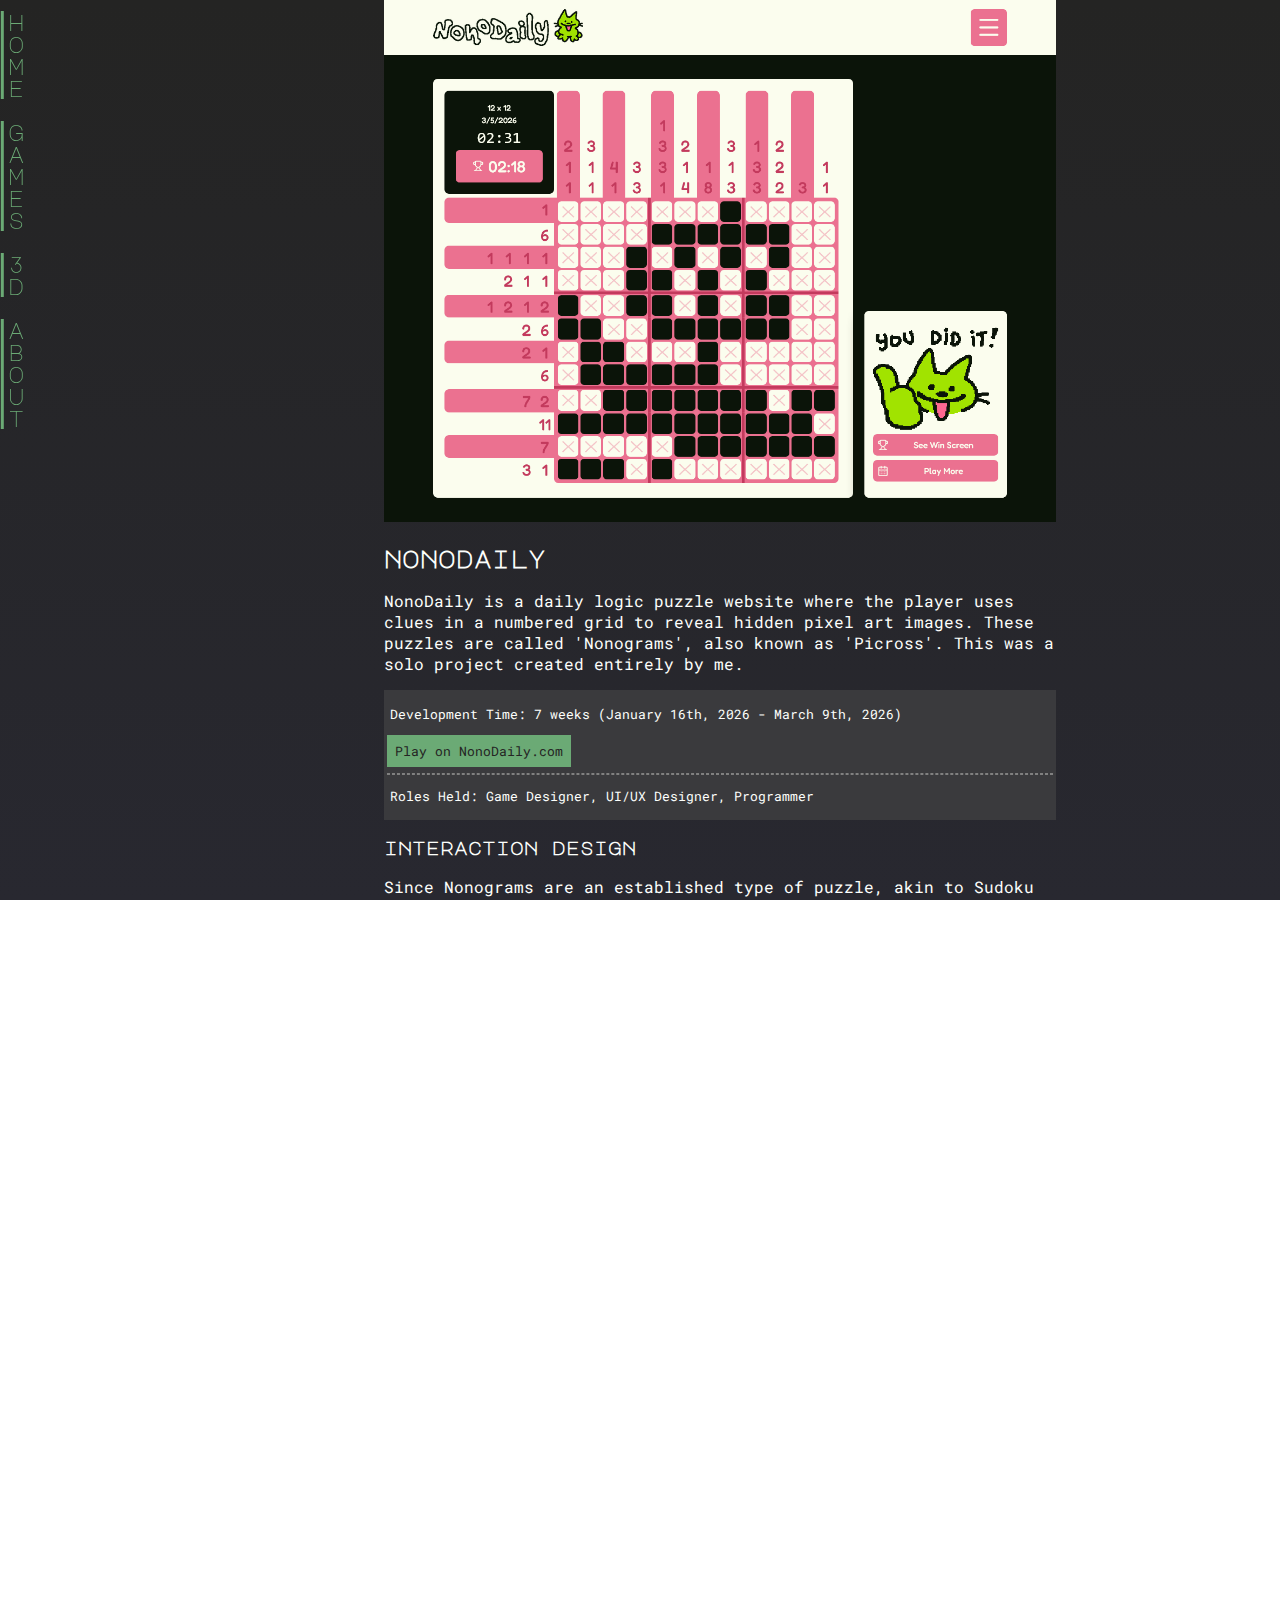
<file: project_nonodaily.html>
<!doctype html>
<html lang="en">
   <head>
      <meta charset="utf-8" />
      <title>Stephen Kerschbaumer - NonoDaily</title>
      <meta name="viewport" content="width=device-width, initial-scale=1" />
      <link href="css/main.css" rel="stylesheet" />
   </head>

   <body>
      <header></header>

      <nav class="main_nav">
         <a href="index.html">Home</a>
         <a href="browse_games.html">Games</a>
         <a href="browse_threed.html">3D</a>
         <a href="about.html">About</a>
      </nav>

      <div id="project_content">
         <div class="project_grid">
            <div class="sidebar"></div>

            <div class="project_info">
               <div class="project_gallery">
                  <img
                     src="images/nono/nonodaily sc (4).png"
                     alt="A solved Nonogram puzzle of a viking ship."
                  />
               </div>

               <div class="project_description">
                  <h2>NonoDaily</h2>

                  <p>
                     NonoDaily is a daily logic puzzle website where the player
                     uses clues in a numbered grid to reveal hidden pixel art
                     images. These puzzles are called 'Nonograms', also known as
                     'Picross'. This was a solo project created entirely by me.
                  </p>

                  <div class="project_credits">
                     <p>
                        Development Time: 7 weeks (January 16th, 2026 - March
                        9th, 2026)
                     </p>
                     <a href="https://www.nonodaily.com/" class="button"
                        >Play on NonoDaily.com</a
                     >
                     <hr />
                     <p>
                        Roles Held: Game Designer, UI/UX Designer, Programmer
                     </p>
                  </div>

                  <h3>Interaction Design</h3>
                  <p>
                     Since Nonograms are an established type of puzzle, akin to
                     Sudoku or Crosswords, my design focus was primarily on
                     interface and usability. I put a lot of consideration into
                     how interacting with the core mechanics such as drawing and
                     erasing felt. I encourage you to open the website and try
                     messing around with the various systems. There are too many
                     game feel flourishes for me to list here! I also tried to
                     include as many quality-of-life features as I could.
                  </p>

                  <p>
                     The challenge with introducing quality-of-life features is
                     that you don't want to remove the core challenge from the
                     game. The key is to differentiate between tedious tasks and
                     thoughtful tasks. For example, I observed players would
                     fulfill the requirements for a line, but not X-away the
                     empty tiles. This was the perfect opportunity to add an
                     'auto-X' feature, where those empty tiles are automatically
                     X-ed. For experienced players, this removes a minor
                     inconvenience. Meanwhile, for new players, it helps them get
                     over a common pitfall and better understand the logical
                     process of the puzzle.
                  </p>

                  <h3>Structure and User Flow</h3>
                  <p>
                     The difficulty of the puzzles changes throughout the week.
                     This is to encourage players of all skill levels to play.
                     Sunday and Monday are easiest, Tuesday, Wednesday, and
                     Thursday are medium, and Friday and Saturday are the
                     hardest.
                  </p>
                  <p>
                     Being a daily game is a great way to encourage user
                     retention. The 'share' button is also helpful, as it
                     encourages people to compare high scores with their
                     friends.
                  </p>

                  <div class="image-strip-figure">
                     <div class="two-image-strip">
                        <img
                           src="images/nono/nonodaily sc (5).png"
                           alt="An empty board."
                        />
                        <img
                           src="images/nono/nonodaily sc (4).png"
                           alt="The board with a completed drawing of a viking ship."
                        />
                        <img
                           src="images/nono/nonodaily sc (3).png"
                           alt="The win pop-up."
                        />
                        <img
                           src="images/nono/nonodaily sc (2).png"
                           alt="The puzzle archive."
                        />
                     </div>
                     <p>
                        The general flow of the game. The player is presented
                        with an empty grid. Once solved, they are shown a win
                        screen with their time and their record time. An
                        animation plays if they've achieved a new record. On
                        themed days, a caption is shown, such as wishing the
                        user a happy St. Patrick's Day. They are then given a
                        share link, which copies their score and a link to the
                        website, akin to Wordle or Connections. Finally, they
                        are directed towards the archive, where they can play
                        previous days' puzzles.
                     </p>
                  </div>

                  <h3>Graphic Design</h3>

                  <p>
                     I first made mock-ups of the game using Figma. It needed to
                     consider how the layout would work on both desktop and
                     mobile. I also wanted to go for a unique aesthetic. The
                     site's design is actually based on Tamagotchi marketing
                     materials from the early 2000s, as I found their playful
                     design and use of characters to fit the vibes of a casual
                     puzzle game.
                  </p>

                  <div class="image-strip-figure">
                     <div class="two-image-strip">
                        <img
                           src="images/nono/figma wireframe.png"
                           alt="Wireframe mockup."
                        />
                        <img
                           src="images/nono/figma mockup.png"
                           alt="Designed mockup."
                        />
                        <img
                           src="images/nono/nonodaily sc (11).png"
                           alt="Actual implementation."
                        />
                        <img
                           src="images/nono/tamagotchi magazine.jpg"
                           alt="Inspiration."
                        />
                     </div>
                     <p>
                        The wireframe, mockup, final implementation, and an
                        example of the material that inspired my design.
                     </p>
                  </div>

                  <div class="image-strip-figure">
                     <div class="two-image-strip">
                        <img
                           src="images/nono/nonodaily sc (8).png"
                           alt="The puzzle board on a phone's display."
                        />
                        <img
                           src="images/nono/nonodaily sc (1).png"
                           alt="The win screen on a phone's display."
                        />
                     </div>
                     <p>
                        The layout is adaptive to any aspect ratio or
                        resolution. Here it is being played on a phone.
                     </p>
                  </div>

                  <h3>Reflection</h3>
                  <p>
                     Overall I'm very happy with this project. It gave me the
                     opportunity to stretch my graphic design and JavaScript
                     skills. I'm also proud of the quick turnaround time, with
                     the project taking only 7 weeks to complete in my free
                     time.
                  </p>
                  <p>
                     <a href="https://www.nonodaily.com/" class="button"
                        >Play on NonoDaily.com</a
                     >
                  </p>
               </div>
            </div>
         </div>
      </div>

      <footer>
         Copyright Stephen Kerschbaumer 2025<br />
         <div class="footer-nav">
            <a href="https://frogsoft.itch.io/">Itch.io</a>
            <a href="https://bsky.app/profile/frogsoft.bsky.social">Bluesky</a>
            <a href="Stephen_Kerschbaumer_Game_Design_CV.pdf">CV</a>
         </div>
      </footer>
   </body>
</html>
</file>
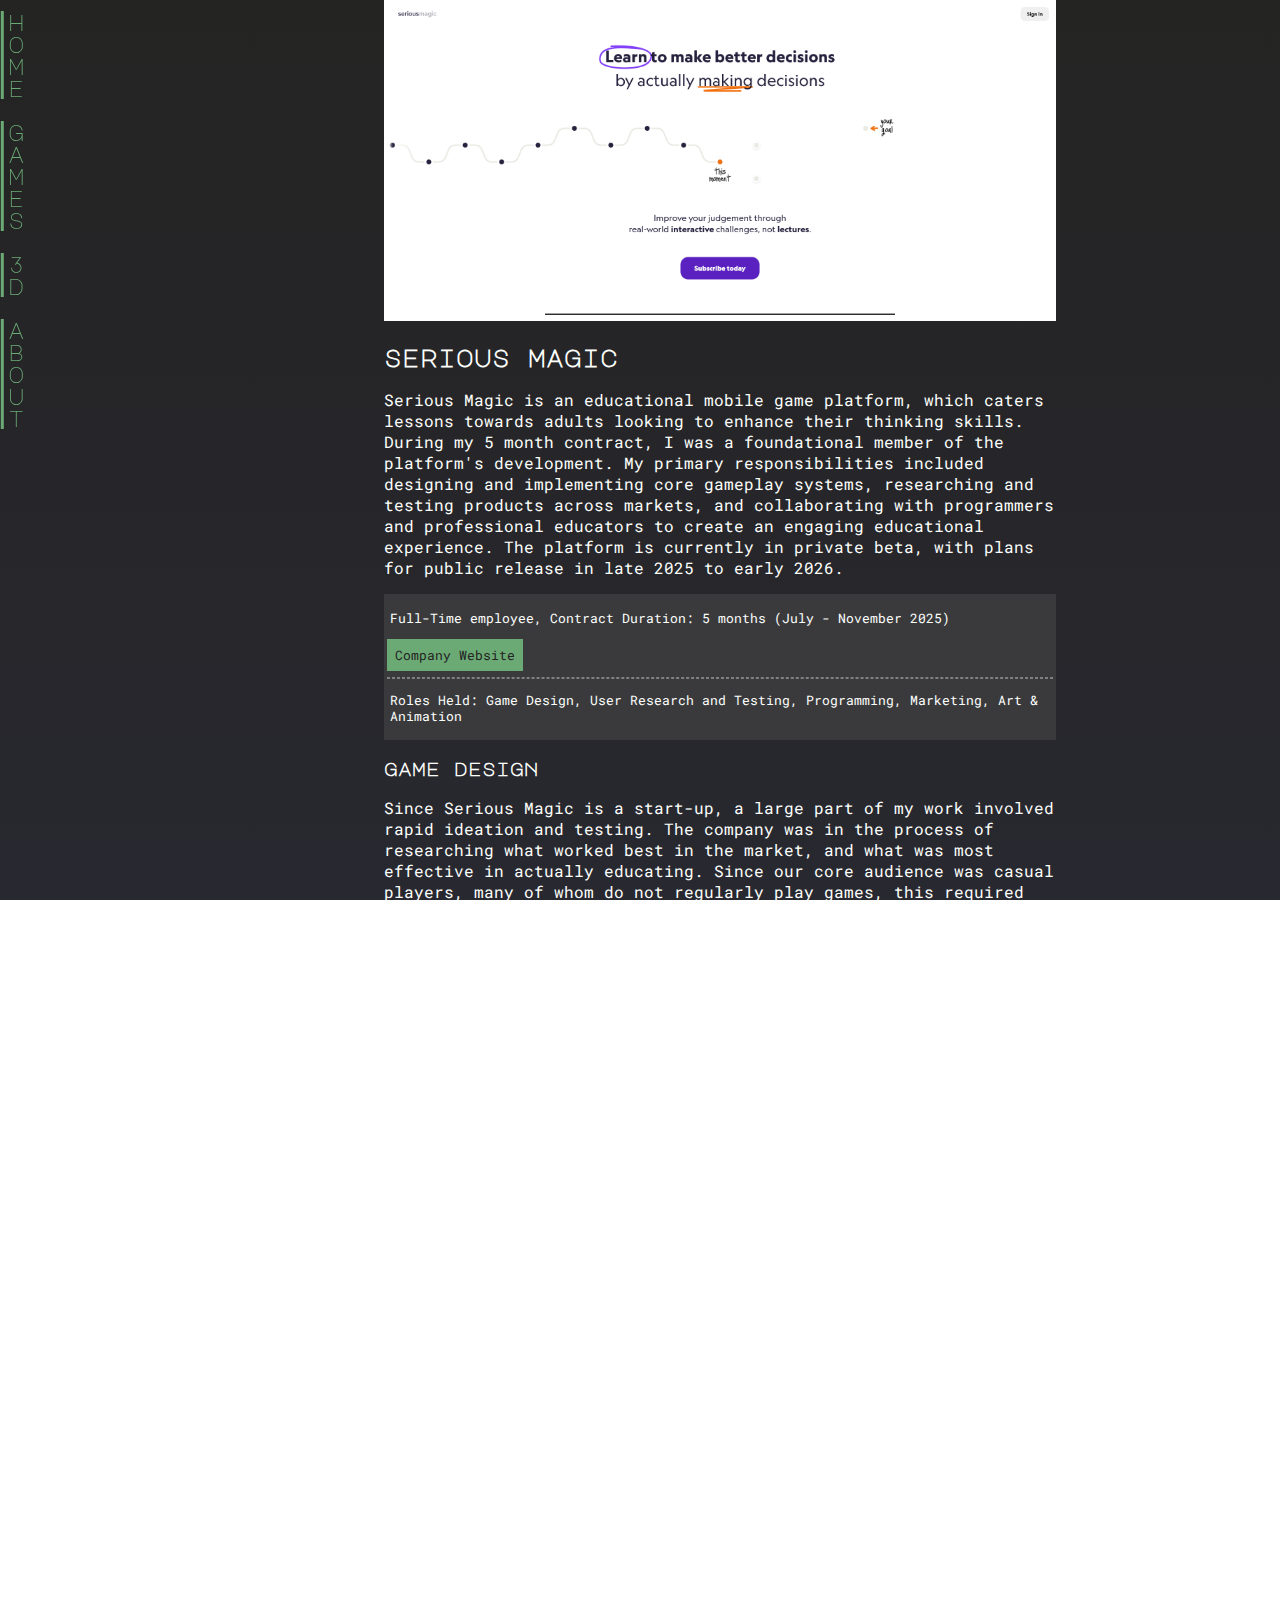
<file: project_seriousmagic.html>
<!DOCTYPE html>
<html lang="en">

<head>
  <meta charset="utf-8">
  <title>Stephen Kerschbaumer - Versus Purgatory</title>
  <meta name="viewport" content="width=device-width, initial-scale=1" />
  <link href="css/main.css" rel="stylesheet">
</head>

<body>
  <header>

  </header>

  <nav class="main_nav">
    <a href="index.html">Home</a>
    <a href="browse_games.html">Games</a>
    <a href="browse_threed.html">3D</a>
    <a href="about.html">About</a>
  </nav>

  <div id="project_content">

    <div class="project_grid">

      <div class="sidebar">
      </div>

      <div class="project_info">
        <div class="project_gallery"><img src="images/sm/webpage.png" alt="An image of the layout of the levels in my game Borbo's Quest."></div>

        <div class="project_description">
          <h2>Serious Magic</h2>

          <p>
            Serious Magic is an educational mobile game platform, which caters lessons towards adults looking to enhance their thinking skills.
            During my 5 month contract, I was a foundational member of the platform's development.
            My primary responsibilities included designing and implementing core gameplay systems, researching and testing products across markets, and collaborating with programmers and professional educators to create an engaging educational experience.
            The platform is currently in private beta, with plans for public release in late 2025 to early 2026.
          </p>

          <div class="project_credits">
            <p>Full-Time employee, Contract Duration: 5 months (July - November 2025)</p>
            <a href="https://www.seriousmagic.co/" class="button">Company Website</a>
            <hr>
            <p>
              Roles Held:
              Game Design, User Research and Testing, Programming, Marketing, Art & Animation
            </p>
          </div>

          <h3>Game Design</h3>
          <p>
            Since Serious Magic is a start-up, a large part of my work involved rapid ideation and testing.
            The company was in the process of researching what worked best in the market, and what was most effective in actually educating.
            Since our core audience was casual players, many of whom do not regularly play games, this required thoughtful consideration of interaction and gameplay mechanics.
            I focused on mechanics that were easy to pick-up, but had underlying depth once the player dove into the subject matter.
          </p>

          <div class="image-strip-figure">
            <div class="tight-four-image-strip">
              <img src="images/sm/barter iteration 1.png" alt ="Iteration One">
              <img src="images/sm/barter iteration 2.png" alt ="Iteration Two">
              <img src="images/sm/barter iteration 3.png" alt ="Iteration Three">
              <img src="images/sm/barter iteration 5.png" alt ="Iteration Four">
            </div>
            <p>Our designs when through many iterations in response to user testing and feedback.
              This is a game meant to teach about economic systems by having the player barter for items in a marketplace.
              In each iteration, I experimented with different interactions, finding the balance between usability and mechanical depth.
            </p>
          </div>

          <h3>User Testing</h3>
          <p>
            A key part of my role was conducting user research and testing.
            The balance of difficulty and accessibility was crucial to the success of the platform.
            If it was too easy, there would be no educational value, but if it was too hard, players would become frustrated and disengaged.
            I organized and led playtesting sessions, gathering feedback from a diverse group of users using Supabase, Posthog, Prolific and in-house testing software.
          </p>

          <h3>Marketing</h3>
          <p>
            Part of my role involved creating marketing materials for the games I produced.
            This was crucial, as it allowed for me to analyze reception to my work, and adjust accordingly.
            Working between design and marketing helped me to better understand how to create content that resonated with our target audience.
          </p>

          <div class="image-strip-figure">
            <div class="image-video-strip">
              <img src="images/sm/Fishing Storyboards.png" alt ="Ad storyboards.">
              <iframe width="100%" height="100%" src="https://www.youtube.com/embed/61WN0tJEksk?si=N9xaPvz8MI7fQvsd" title="YouTube video player" frameborder="0" allow="accelerometer; autoplay; clipboard-write; encrypted-media; gyroscope; picture-in-picture; web-share" referrerpolicy="strict-origin-when-cross-origin" allowfullscreen></iframe>
            </div>
            <p>The ad storyboards for the game Overfished designed in Figma, and the video I animated using After Effects.</p>
          </div>

          <br>

          <div class="image-strip-figure">
            <div class="image-video-strip">
              <img src="images/sm/Prob Storyboard.png" alt ="Ad storyboards.">
              <iframe width="100%" min-height="7000" height="100%" src="https://www.youtube.com/embed/7_nX9R2ukhQ?si=_e78s5zPWyUwrlgw" title="YouTube video player" frameborder="0" allow="accelerometer; autoplay; clipboard-write; encrypted-media; gyroscope; picture-in-picture; web-share" referrerpolicy="strict-origin-when-cross-origin" allowfullscreen></iframe>
            </div>
            <p>The ad storyboards for a Probabilistic Thinking game designed in Figma, and the video I animated using After Effects.</p>
          </div>

          <h3>Reflection</h3>
          <p>
            Working at Serious Magic was a great experience for me.
            Due to the small team and fast-paced nature of the project, I had the opportunity to wear many hats, and learn about different facets of game development beyond design and programming.
            It was rewarding to see my work have a direct impact on the product, and to be part of an enthusiastic team working towards a common goal.
            I look forward to seeing how Serious Magic continues to grow and evolve in the future.
          </p>

          <p>
            Serious Magic can be accessed at the link below. It is a paid service which I cannot provide free access to, thank you for understanding.<br><br>
            Thank you to Serious Magic for allowing me to include this material in my portfolio. All work presented is owned by Serious Magic.
          </p>
          <p>
            <a href="https://www.seriousmagic.co/" class="button">Company Website</a>
          </p>
        </div>
      </div>
    </div>

  </div>

  <footer>
    Copyright Stephen Kerschbaumer 2025<br>
    <div class="footer-nav">
      <a href="https://frogsoft.itch.io/">Itch.io</a>
      <a href="https://bsky.app/profile/frogsoft.bsky.social">Bluesky</a>
      <a href="Stephen_Kerschbaumer_Game_Design_CV.pdf">CV</a>
    </div>
  </footer>
</body>
</file>
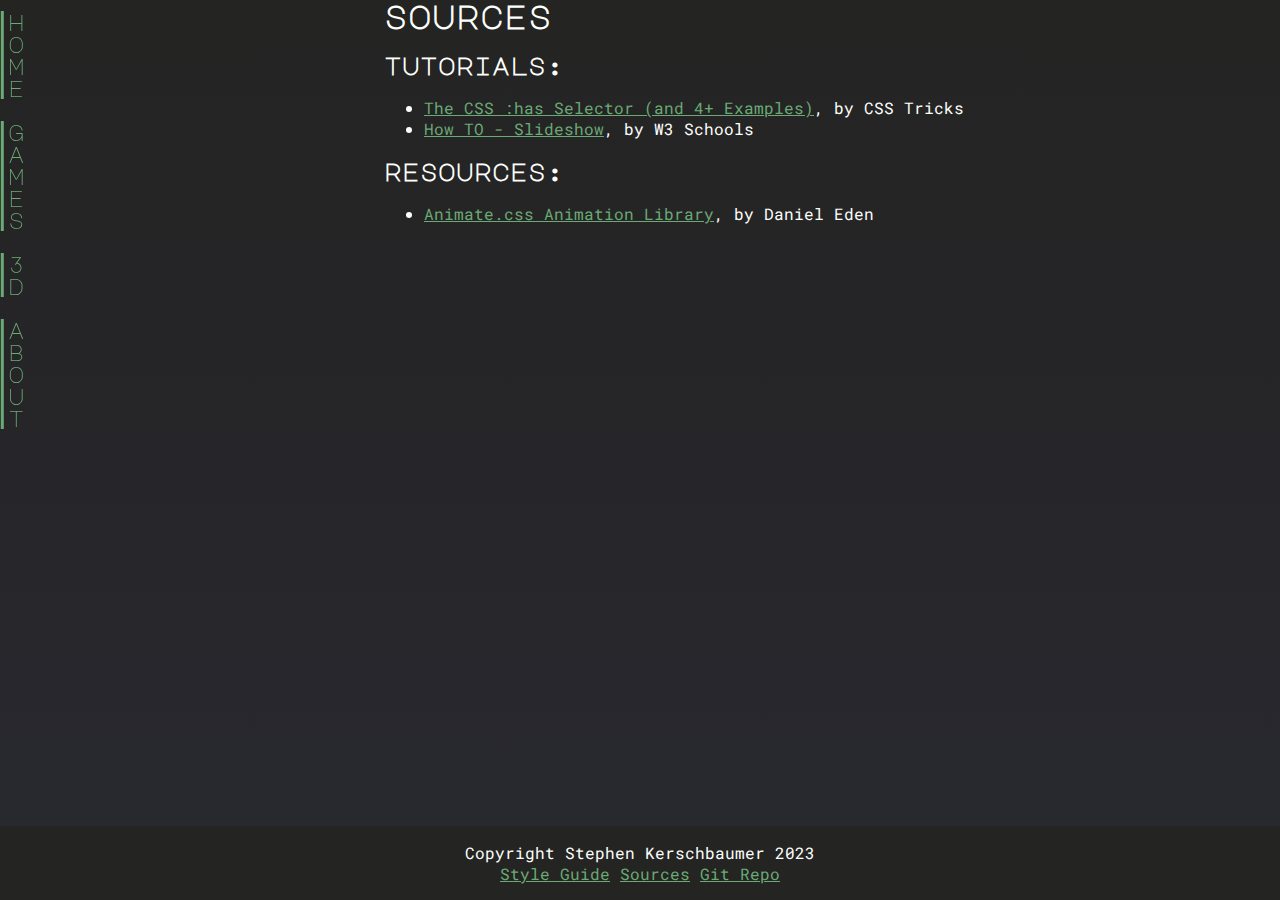
<file: sources.html>
<!DOCTYPE html>
<html lang="en">

<head>
  <meta name="viewport" content="width=device-width, initial-scale=1" />
  <meta charset="utf-8">
  <title>Stephen Kerschbaumer - Sources</title>
  <link href="css/main.css" rel="stylesheet">
</head>

<body>
  <header>

  </header>

  <nav class="main_nav">
    <a href="index.html">Home</a>
    <a href="browse_games.html">Games</a>
    <a href="browse_threed.html">3D</a>
    <a href="about.html">About</a>
  </nav>

  <div id="project_content">

    <div class="project_grid">

      <div class="sidebar">
      </div>

      <div class="project_info">
        <h1>Sources</h1>
        <h2>Tutorials:</h2>
        <ul>
          <li><a href="https://css-tricks.com/the-css-has-selector/">The CSS :has Selector (and 4+ Examples)</a>, by CSS Tricks</li>
          <li><a href="https://www.w3schools.com/howto/howto_js_slideshow.asp">How TO - Slideshow</a>, by W3 Schools</li>
        </ul>
        <h2>Resources:</h2>
        <ul>
          <li><a href="https://animate.style/">Animate.css Animation Library</a>, by Daniel Eden</li>
        </ul>
        
      </div>
    </div>

  </div>

  <footer>
    Copyright Stephen Kerschbaumer 2023<br>
    <div class="footer-nav">
      <a href="style.html">Style Guide</a>
      <a href="sources.html">Sources</a>
      <a href="https://github.com/joyousfrog/P03-Portfolio">Git Repo</a>
    </div>
  </footer>
</body>
</file>
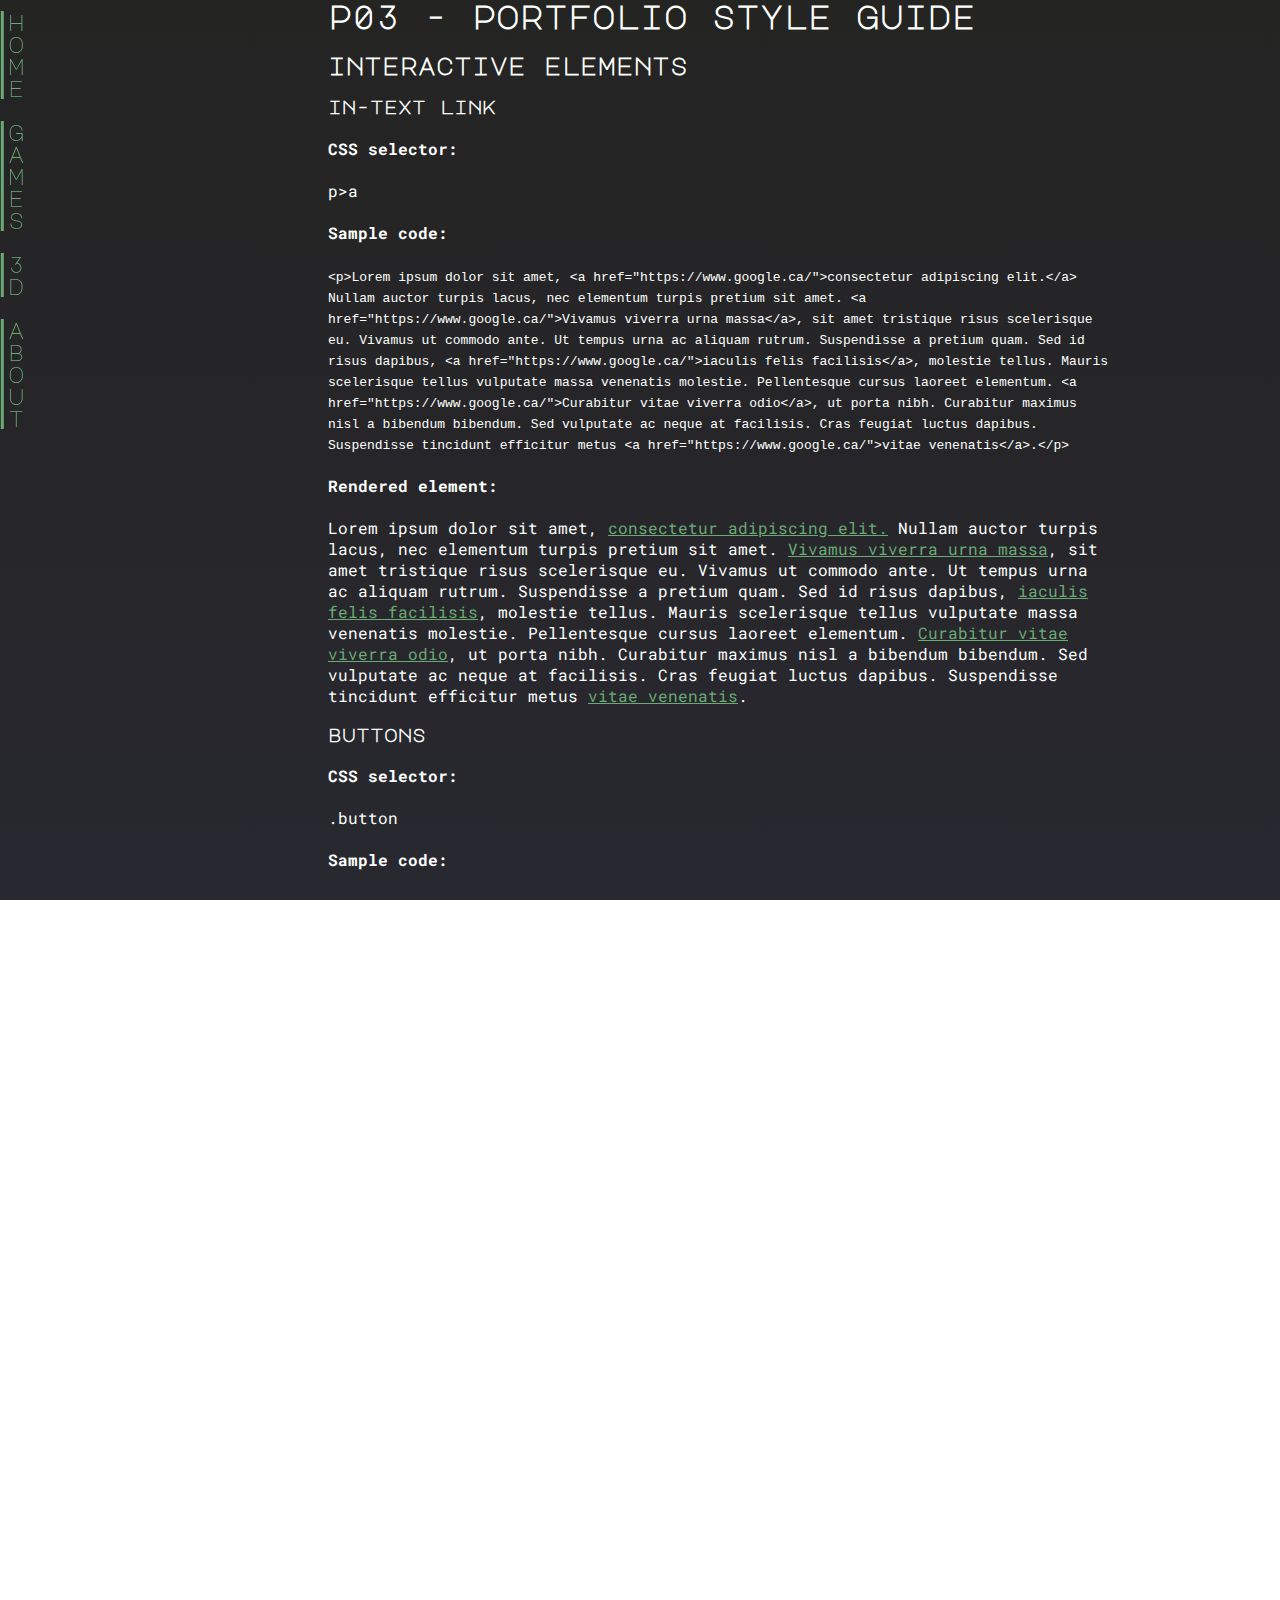
<file: style.html>
<!DOCTYPE html>
<html lang="en">

<head>
  <meta name="viewport" content="width=device-width, initial-scale=1" />
  <meta charset="utf-8">
  <title>Stephen Kerschbaumer - Style Guide</title>
  <link href="css/main.css" rel="stylesheet">
</head>

  <body>

    <nav class="main_nav">
      <a href="index.html">Home</a>
      <a href="browse_games.html">Games</a>
      <a href="browse_threed.html">3D</a>
      <a href="about.html">About</a>
    </nav>

    <div id="style-content">

      <div class="style_grid">

        <div class="sidebar">
        </div>
  
        <div class="style_info">
          
          <!-- INTERACTIVE ELEMENTS SECTION // -->
          <h1>P03 - Portfolio Style Guide</h1>

          <section id="interactive_elements">
            <h2>Interactive Elements</h2>
            <section class="element">
              
              <h3>In-text link</h3>

              <h4>CSS selector:</h4>
              <p>p>a</p>

              <h4>Sample code:</h4>
              <code>&lt;p&gt;Lorem ipsum dolor sit amet, &lt;a href=&quot;https://www.google.ca/&quot;&gt;consectetur adipiscing elit.&lt;/a&gt; Nullam auctor turpis lacus, nec elementum turpis pretium sit amet. &lt;a href=&quot;https://www.google.ca/&quot;&gt;Vivamus viverra urna massa&lt;/a&gt;, sit amet tristique risus scelerisque eu. Vivamus ut commodo ante. Ut tempus urna ac aliquam rutrum. Suspendisse a pretium quam. Sed id risus dapibus, &lt;a href=&quot;https://www.google.ca/&quot;&gt;iaculis felis facilisis&lt;/a&gt;, molestie tellus. Mauris scelerisque tellus vulputate massa venenatis molestie. Pellentesque cursus laoreet elementum. &lt;a href=&quot;https://www.google.ca/&quot;&gt;Curabitur vitae viverra odio&lt;/a&gt;, ut porta nibh. Curabitur maximus nisl a bibendum bibendum. Sed vulputate ac neque at facilisis. Cras feugiat luctus dapibus. Suspendisse tincidunt efficitur metus &lt;a href=&quot;https://www.google.ca/&quot;&gt;vitae venenatis&lt;/a&gt;.&lt;/p&gt;
              </code>

              <h4>Rendered element:</h4>
              <p>Lorem ipsum dolor sit amet, <a href="https://www.google.ca/">consectetur adipiscing elit.</a> Nullam auctor turpis lacus, nec elementum turpis pretium sit amet. <a href="https://www.google.ca/">Vivamus viverra urna massa</a>, sit amet tristique risus scelerisque eu. Vivamus ut commodo ante. Ut tempus urna ac aliquam rutrum. Suspendisse a pretium quam. Sed id risus dapibus, <a href="https://www.google.ca/">iaculis felis facilisis</a>, molestie tellus. Mauris scelerisque tellus vulputate massa venenatis molestie. Pellentesque cursus laoreet elementum. <a href="https://www.google.ca/">Curabitur vitae viverra odio</a>, ut porta nibh. Curabitur maximus nisl a bibendum bibendum. Sed vulputate ac neque at facilisis. Cras feugiat luctus dapibus. Suspendisse tincidunt efficitur metus <a href="https://www.google.ca/">vitae venenatis</a>.</p>
            </section>


            <!-- Default Button styling section -->
            <section class="element">

              <h3>Buttons</h3>

              <h4>CSS selector:</h4>
              <p>.button</p>

              <h4>Sample code:</h4>
              <code>&lt;a class=&quot;button&quot; href=&quot;#&quot;&gt;Default Button&lt;/a&gt;</code>

              <h4>Rendered element:</h4>
              <a class="button" href="#">Default Button</a>

            </section>

            <section class="element">
              <h3>Image as a Link</h3>

              <h4>CSS selector:</h4>
              <p>.imagelink</p>

              <h4>Sample code:</h4>
              <code>
                &lt;figure class=&quot;imagelink constrain-width&quot;&gt;<br>
                &lt;a href=&quot;https://www.google.ca/&quot;&gt;<br>
                &lt;div class=&quot;zoomimage&quot;&gt;<br>
                &lt;img src=&quot;images/placeholder.jpg&quot; alt=&quot;Placeholder Image.&quot;&gt;<br>
                &lt;/div&gt;<br>
                &lt;/a&gt;<br>
                &lt;/figure&gt;
              </code>

              <h4>Rendered element:</h4>
              <figure class="imagelink constrain-width">
                <a href="https://www.google.ca/">
                  <div class="zoomimage">
                    <img src="images/placeholder.jpg" alt="Placeholder Image.">
                  </div>
                </a>
              </figure>
            </section>

            <section class="element">
              <h3>Card</h3>

              <h4>CSS selector:</h4>
              <p>.card</p>

              <h4>Sample code:</h4>
              <code>
                &lt;div class=&quot;card&quot;&gt; <br>
                &lt;div class=&quot;card_image&quot;&gt;
                  &lt;img src=&quot;images/borbo/process1.png&quot; alt=&quot;An image of the layout of the levels in my game Borbo&apos;s Quest.&quot;&gt;<br>
                &lt;/div&gt; <br>
                &lt;div class=&quot;card_text&quot;&gt; <br>
                    &lt;a href=&quot;project_borbo.html&quot;&gt;&lt;h2&gt;Borbo&apos;s Quest&lt;/h2&gt;&lt;/a&gt; <br>
                    &lt;h3 class=&quot;roles&quot;&gt;Game Designer, Programmer, Artist, Director&lt;/h3&gt; <br>
                    &lt;p&gt;A cute and charming puzzle/adventure game built for the original GameBoy handheld console. The game was liscened to the online games platform CoolMath Games, where it has recieved much acclaim.&lt;/p&gt; <br>
                    &lt;p&gt;&lt;a href=&quot;project_borbo.html&quot; class=&quot;button&quot;&gt;Read more...&lt;/a&gt;&lt;/p&gt; <br>
                  &lt;/div&gt; <br>
              &lt;/div&gt; <br>
              </code>

              <h4>Rendered element:</h4>
              <div class="card">
                <div class="card_image">
                  <img src="images/borbo/process1.png" alt="An image of the layout of the levels in my game Borbo's Quest.">
                </div>
                <div class="card_text">
                    <a href="project_borbo.html"><h2>Borbo's Quest</h2></a>
                    <h3 class="roles">Game Designer, Programmer, Artist, Director</h3>
                    <p>A cute and charming puzzle/adventure game built for the original GameBoy handheld console. The game was liscened to the online games platform CoolMath Games, where it has recieved much acclaim.</p>
                    <p><a href="project_borbo.html" class="button">Read more...</a></p>
                  </div>
              </div>
            </section>


          </section>
          <!-- // INTERACTIVE ELEMENTS SECTION -->

          <!-- //IMAGES-->

          <section id="image_elements">
            <h2>Image Containers</h2>
            
            <section class="element">
              <h3>Single-column Images</h3>
              <h4>CSS selector:</h4>
              .one-image-strip

              <h4>Sample Code:</h4>
              &lt;div class=&quot;one-image-strip&quot;&gt;&lt;img src=&quot;images/3d/espresso.png&quot;&gt;&lt;/div&gt;&lt;br&gt;

              <h4>Rendered Element:</h4>
              <div class="one-image-strip"><img src="images/3d/espresso.png"></div><br>

              <h3>Dual-column Images</h3>
              <h4>CSS selector:</h4>
              .two-image-strip

              <h4>Sample Code:</h4>
              &lt;div class=&quot;two-image-strip&quot;&gt;<br>
              &lt;img src=&quot;images/borbo/sketch.png&quot; alt =&quot;A screenshot of my game Borbo&apos;s Quest.&quot;&gt;<br>
              &lt;img src=&quot;images/borbo/sketch_real.png&quot; alt =&quot;A screenshot of my game Borbo&apos;s Quest.&quot;&gt;<br>
              &lt;/div&gt;

              <h4>Rendered Element:</h4>
              <div class="two-image-strip">
                <img src="images/borbo/sketch.png" alt ="A screenshot of my game Borbo's Quest.">
                <img src="images/borbo/sketch_real.png" alt ="A screenshot of my game Borbo's Quest.">
              </div>

              <h3>Quad-column Images</h3>
              <h4>CSS selector:</h4>
              .four-image-strip

              <h4>Sample Code:</h4>
              &lt;div class=&quot;four-image-strip&quot;&gt;<br>
              &lt;img src=&quot;images/borbo/Untitled.png&quot; alt =&quot;A screenshot of my game Borbo&apos;s Quest.&quot;&gt;<br>
              &lt;img src=&quot;images/borbo/sc4.png&quot; alt =&quot;A screenshot of my game Borbo&apos;s Quest.&quot;&gt;<br>
              &lt;img src=&quot;images/borbo/forrest.png&quot; alt =&quot;A screenshot of my game Borbo&apos;s Quest.&quot;&gt;<br>
              &lt;img src=&quot;images/borbo/sc6.png&quot; alt =&quot;A screenshot of my game Borbo&apos;s Quest.&quot;&gt;<br>
              &lt;/div&gt;<br>

              <h4>Rendered Element:</h4>
              <div class="four-image-strip">
                <img src="images/borbo/Untitled.png" alt ="A screenshot of my game Borbo's Quest.">
                <img src="images/borbo/sc4.png" alt ="A screenshot of my game Borbo's Quest.">
                <img src="images/borbo/forrest.png" alt ="A screenshot of my game Borbo's Quest.">
                <img src="images/borbo/sc6.png" alt ="A screenshot of my game Borbo's Quest.">
              </div>

          <!-- TEXT ELEMENTS SECTION // -->
          <section id="text_elements">
            <h2>Text Elements</h2>
            
            <section class="element">
              <h3>Headings</h3>

              <h4>CSS selector:</h4>
              <p>h1</p>
              <p>h2</p>
              <p>h3</p>
              <p>h4</p>
              <p>h5</p>
              <p>h6</p>

              <h4>Sample code:</h4>
              <code>
                &lt;h1&gt;Heading #1&lt;/h1&gt;<br>
                &lt;h2&gt;Heading #2&lt;/h2&gt;<br>
                &lt;h3&gt;Heading #3&lt;/h3&gt;<br>
                &lt;h4&gt;Heading #4&lt;/h4&gt;<br>
                &lt;h5&gt;Heading #5&lt;/h5&gt;<br>
                &lt;h6&gt;Heading #6&lt;/h6&gt;
              </code>

              <h4>Rendered element:</h4>
              
              <h1>Heading #1</h1>
              <h2>Heading #2</h2>
              <h3>Heading #3</h3>
              <h4>Heading #4</h4>
              <h5>Heading #5</h5>
              <h6>Heading #6</h6>
            </section>

            <section class="element">
              <h3>Paragraphs</h3>

              <h4>CSS selector:</h4>
              <p>p</p>

              <h4>Sample code:</h4>
              <code>&lt;p&gt;Lorem ipsum dolor sit amet, consectetur adipiscing elit. Pellentesque et suscipit erat. Maecenas ultricies, orci id placerat ornare, dui odio aliquet orci, nec tempor nisl risus at nunc. Mauris id interdum lorem, id dignissim sapien. Aliquam bibendum risus ac massa tincidunt dignissim. Donec at lectus scelerisque, euismod leo a, ultricies arcu. Pellentesque congue tincidunt metus sed sagittis. Nullam at tellus luctus, consectetur odio congue, bibendum felis. Pellentesque ornare ipsum faucibus, maximus dolor in, laoreet augue. Fusce in tristique enim. Curabitur iaculis, enim vitae dapibus ultricies, elit velit ullamcorper metus, quis varius augue arcu a ante. Donec non scelerisque tellus, eu convallis massa. Ut lacus leo, suscipit sed turpis id, hendrerit faucibus lorem. Sed elementum varius pretium. Maecenas id tincidunt metus.&lt;/p&gt;<br>
                &lt;p&gt;Morbi lacus nulla, euismod id porta eget, porttitor at tortor. Suspendisse accumsan diam pretium augue ullamcorper, vitae mattis ante rutrum. Pellentesque ultricies urna nunc, a aliquet lacus accumsan ultricies. Sed non est quis dui mattis sagittis ut et ex. Curabitur feugiat faucibus odio vitae finibus. Suspendisse in iaculis orci. Suspendisse dignissim leo sed nulla imperdiet, nec elementum neque commodo. Vestibulum sed commodo dolor. Pellentesque in dignissim metus. Curabitur ultricies accumsan dolor, et tincidunt lectus. Maecenas nec pellentesque dolor, a elementum urna. Integer condimentum leo tincidunt massa varius, nec sollicitudin est ultrices.&lt;/p&gt;<br> 
                &lt;p&gt;Nam pretium scelerisque gravida. In hac habitasse platea dictumst. Aenean ut ullamcorper risus, at dignissim lorem. In pellentesque pellentesque finibus. In vitae maximus leo. Donec sed accumsan leo, vel semper sapien. Class aptent taciti sociosqu ad litora torquent per conubia nostra, per inceptos himenaeos. Aliquam erat volutpat. Nam maximus lacus velit, sit amet egestas justo laoreet at. Fusce fringilla bibendum leo, quis pellentesque libero egestas nec.&lt;/p&gt;
              </code>

              <h4>Rendered element:</h4>
              <p>Lorem ipsum dolor sit amet, consectetur adipiscing elit. Pellentesque et suscipit erat. Maecenas ultricies, orci id placerat ornare, dui odio aliquet orci, nec tempor nisl risus at nunc. Mauris id interdum lorem, id dignissim sapien. Aliquam bibendum risus ac massa tincidunt dignissim. Donec at lectus scelerisque, euismod leo a, ultricies arcu. Pellentesque congue tincidunt metus sed sagittis. Nullam at tellus luctus, consectetur odio congue, bibendum felis. Pellentesque ornare ipsum faucibus, maximus dolor in, laoreet augue. Fusce in tristique enim. Curabitur iaculis, enim vitae dapibus ultricies, elit velit ullamcorper metus, quis varius augue arcu a ante. Donec non scelerisque tellus, eu convallis massa. Ut lacus leo, suscipit sed turpis id, hendrerit faucibus lorem. Sed elementum varius pretium. Maecenas id tincidunt metus.</p>

              <p>Morbi lacus nulla, euismod id porta eget, porttitor at tortor. Suspendisse accumsan diam pretium augue ullamcorper, vitae mattis ante rutrum. Pellentesque ultricies urna nunc, a aliquet lacus accumsan ultricies. Sed non est quis dui mattis sagittis ut et ex. Curabitur feugiat faucibus odio vitae finibus. Suspendisse in iaculis orci. Suspendisse dignissim leo sed nulla imperdiet, nec elementum neque commodo. Vestibulum sed commodo dolor. Pellentesque in dignissim metus. Curabitur ultricies accumsan dolor, et tincidunt lectus. Maecenas nec pellentesque dolor, a elementum urna. Integer condimentum leo tincidunt massa varius, nec sollicitudin est ultrices.</p>
                
              <p>Nam pretium scelerisque gravida. In hac habitasse platea dictumst. Aenean ut ullamcorper risus, at dignissim lorem. In pellentesque pellentesque finibus. In vitae maximus leo. Donec sed accumsan leo, vel semper sapien. Class aptent taciti sociosqu ad litora torquent per conubia nostra, per inceptos himenaeos. Aliquam erat volutpat. Nam maximus lacus velit, sit amet egestas justo laoreet at. Fusce fringilla bibendum leo, quis pellentesque libero egestas nec.</p>
            </section>

            <section class="element">
              <h3>Numbered Lists</h3>

              <h4>CSS selector:</h4>
              <p>ol</p>

              <h4>Sample code:</h4>
              <code>
                &lt;ol&gt;<br>
                &lt;li&gt;The first entry in a list.&lt;/li&gt;<br>
                &lt;li&gt;A second entry in this list.&lt;/li&gt;<br>
                &lt;li&gt;Third element of the list.&lt;/li&gt;<br>
              &lt;/ol&gt;
              </code>

              <h4>Rendered element:</h4>
              
              <ol>
                <li>The first entry in a list.</li>
                <li>A second entry in this list.</li>
                <li>Third element of the list.</li>
              </ol>
            </section>

          </section>
          <!-- // COMBINED ELEMENTS SECTION -->

          <section id="branding">
            <h2>Branding</h2>

            <section class="element">
              <h1>Palette:</h1>
              <div class="palette constrain-width">
                <div class="palettecolour1">#242423 - BACKGROUND</div>
                <div class="palettecolour2">#6BAA75 - ACCENT</div>
                <div class="palettecolour3">#4e925a - ACCENT:HIGHLIGHT</div>
                <div class="palettecolour4">#FDFFFC - CONTENT</div>
              </div>
              <h1>Fonts:</h1>
              <p class="majormono"><a href="https://fonts.google.com/specimen/Major+Mono+Display?query=major+mono&category=Serif,Display,Handwriting,Monospace">Major Mono Display</a> by Emre Parlak</p>
              <p>Major Mono Display is for titles and key elements. It has a unique, attention grabbing look that compliments my intended aethetic.</p>
              <p class="roboto"><a href="https://fonts.google.com/specimen/Roboto+Mono">Roboto Mono</a> by Christian Robertson</p>
              <p>Roboto Mono is for the body text. It is a clearly legible serifed font, which makes reading chunks of text easier to follow. It's monospace style makes it visually appropriate for someone who works with computers.</p>
            </section>
          </section>
            </div>
          </div>
  
    </div>
  </body>
</html>
</file>
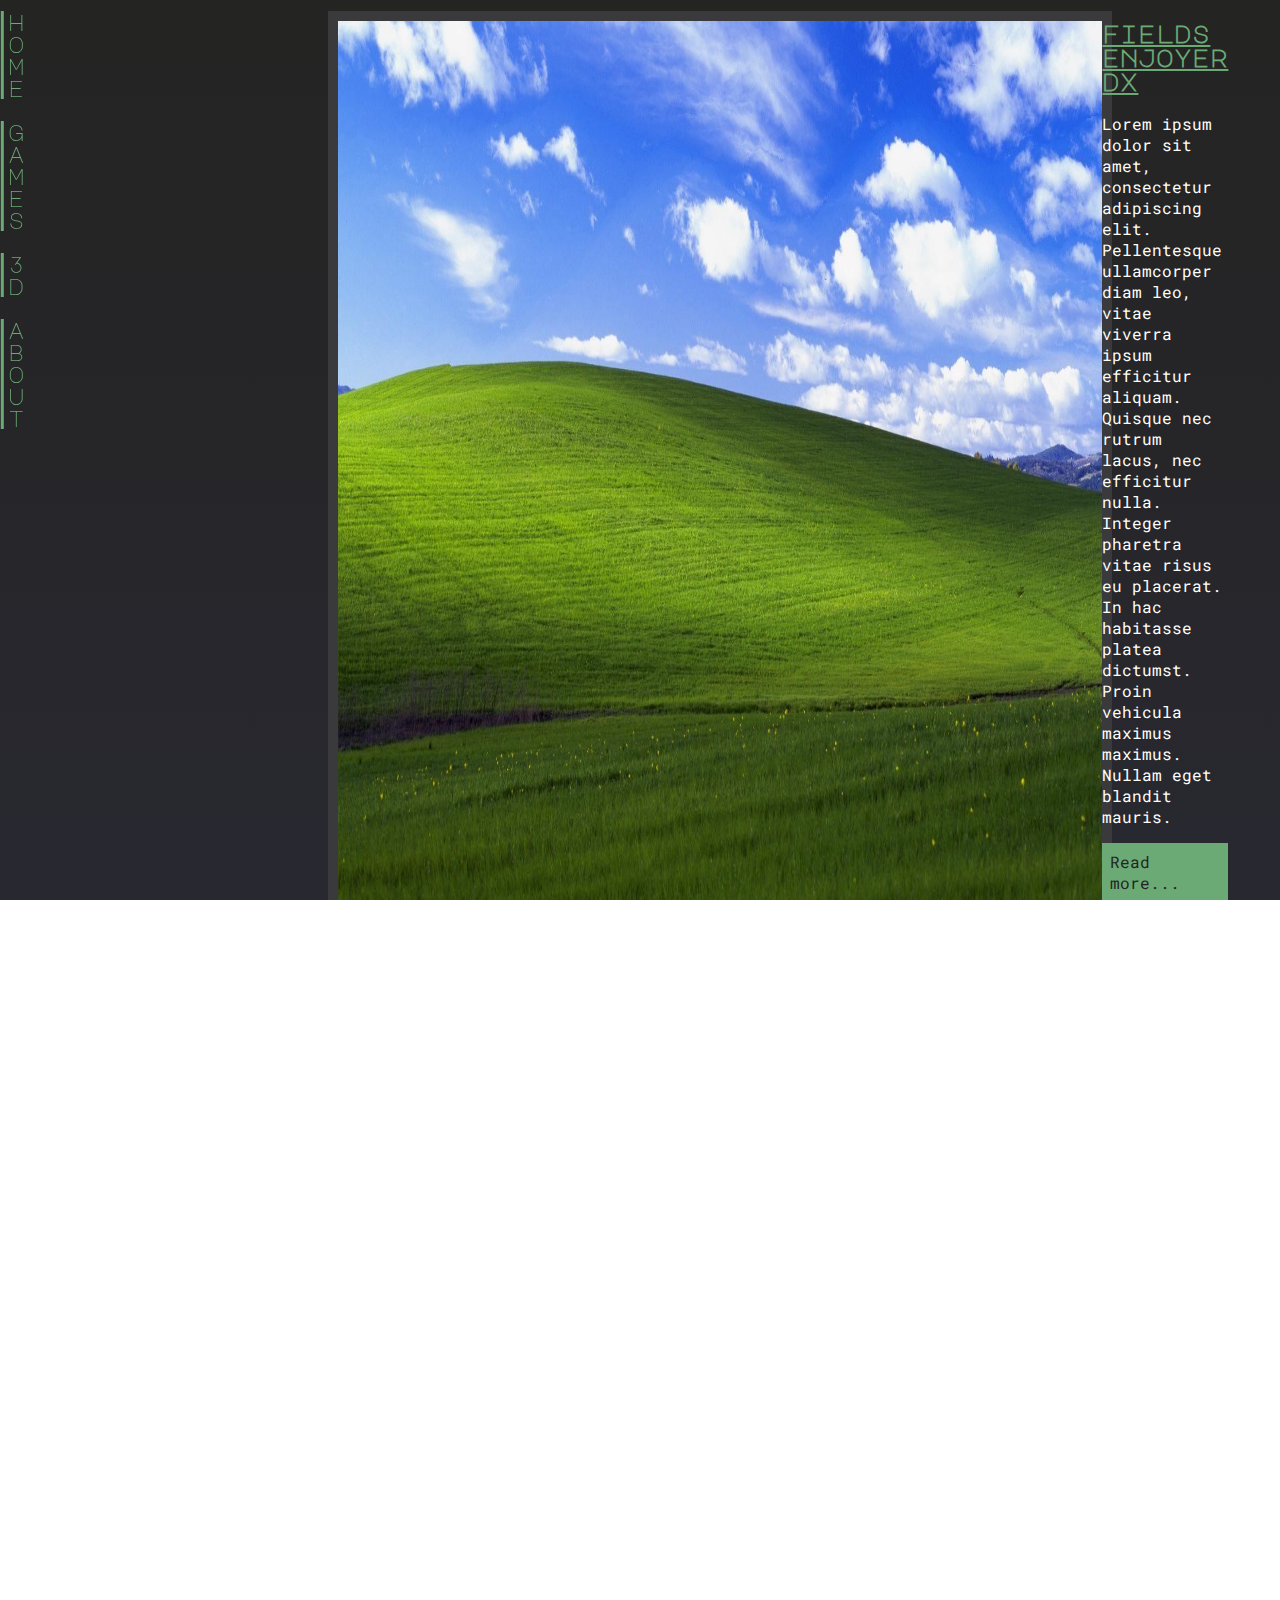
<file: template_browse.html>
<!DOCTYPE html>
<html lang="en">

<head>
  <meta name="viewport" content="width=device-width, initial-scale=1" />
  <meta charset="utf-8">
  <title>Stephen Kerschbaumer - Browse</title>
  <link href="css/main.css" rel="stylesheet">
</head>

<body>
  <header>

  </header>

  <nav class="main_nav">
    <a href="index.html">Home</a>
    <a href="browse_games.html">Games</a>
    <a href="browse_threed.html">3D</a>
    <a href="about.html">About</a>
  </nav>

  <div id="browse_content">

    <div class="browse_grid">

      <div class="sidebar">
      </div>

      <div class="browse_cards">
        <div class="card">
            <img src="images/placeholder.jpg" alt="Placeholder Image.">
            <div class="card_text">
                <a href="template_project.html"><h2>Fields Enjoyer DX</h2></a>
                <p>Lorem ipsum dolor sit amet, consectetur adipiscing elit. Pellentesque ullamcorper diam leo, vitae viverra ipsum efficitur aliquam. Quisque nec rutrum lacus, nec efficitur nulla. Integer pharetra vitae risus eu placerat. In hac habitasse platea dictumst. Proin vehicula maximus maximus. Nullam eget blandit mauris.</p>
                <p><a href="template_project.html" class="button">Read more...</a></p>
              </div>
        </div>
        <div class="card">
          <img src="images/placeholder.jpg" alt="Placeholder Image.">
          <div class="card_text">
              <a href="template_project.html"><h2>Fields Enjoyer DX</h2></a>
              <p>Lorem ipsum dolor sit amet, consectetur adipiscing elit. Pellentesque ullamcorper diam leo, vitae viverra ipsum efficitur aliquam. Quisque nec rutrum lacus, nec efficitur nulla. Integer pharetra vitae risus eu placerat. In hac habitasse platea dictumst. Proin vehicula maximus maximus. Nullam eget blandit mauris.</p>
              <p><a href="template_project.html" class="button">Read more...</a></p>
            </div>
        </div>
        <div class="card">
          <img src="images/placeholder.jpg" alt="Placeholder Image.">
          <div class="card_text">
              <a href="template_project.html"><h2>Fields Enjoyer DX</h2></a>
              <p>Lorem ipsum dolor sit amet, consectetur adipiscing elit. Pellentesque ullamcorper diam leo, vitae viverra ipsum efficitur aliquam. Quisque nec rutrum lacus, nec efficitur nulla. Integer pharetra vitae risus eu placerat. In hac habitasse platea dictumst. Proin vehicula maximus maximus. Nullam eget blandit mauris.</p>
              <p><a href="template_project.html" class="button">Read more...</a></p>
            </div>
      </div>
      </div>
    </div>

  </div>

  <footer>
    Copyright Stephen Kerschbaumer 2023<br>
    <div class="footer-nav">
      <a href="style.html">Style Guide</a>
      <a href="sources.html">Sources</a>
      <a href="https://github.com/joyousfrog/P03-Portfolio">Git Repo</a>
    </div>
  </footer>
</body>
</file>
<file: css/main.css>
/* REFERENCES:
- CSS :has Selector : https://css-tricks.com/the-css-has-selector/

*/

/*FONTS*/
@import url('https://fonts.googleapis.com/css2?family=Major+Mono+Display&family=Roboto+Mono&display=swap');
/*font-family: 'Major Mono Display', monospace;*/
/*font-family: 'Roboto Mono', monospace;*/

:root{
    --background: #242423;
    --background_gradient: #282830;
    --background_accent: #3a3a3d;
    --content:  #FDFFFC;
    --accent: #6BAA75;
    --accent_highlight: #4e925a;
}

*{
    box-sizing: border-box;
}

html,body
{
    width: 100%;
    height: 100%;
    margin: 0px;
    padding: 0px;
    overflow-x: hidden;
    text-size-adjust: none;
}

body{
    background-color: var(--background);
    background: linear-gradient(0deg, var(--background_gradient) 0%, var(--background) 100%);
    background-attachment: fixed;
    color: var(--content);
    font-family: 'Roboto Mono', monospace;
    padding: 0px;
    margin: 0px;
}

a{
    color: var(--accent);
    transition-property: color; 
    transition-duration: 0.2s;
}
  
a:hover, a:focus{
    color: var(--accent_highlight);
}

h1, h2, h3{
    font-family: 'Major Mono Display', monospace;
    text-transform: lowercase;
}

h1{
    margin-top: 0px;
}

hr{
    border: 1px dashed;
}

.constrain-width{
    max-width: 50rem;
}

img{
    max-width: 100%;
}

/*BUTTON*/
.button {
    display: inline-block;
    padding: 0.5rem;
    color: var(--background);
    background-color: var(--accent);
    text-decoration: none;
    transition-property: background-color; 
    transition-duration: 0.5s;
}
  
.button:hover, .button:focus {
    background-color: var(--accent_highlight);
    color: var(--background);
}

.majormono{
    font-family: 'Major Mono Display', monospace;
    text-transform: lowercase;
}


/*SCROLLBAR*/
::-webkit-scrollbar {
    width: 0.5rem;
  }
  
  /* Track */
  ::-webkit-scrollbar-track {
    background: var(--background_accent); 
  }
   
  /* Handle */
  ::-webkit-scrollbar-thumb {
    background: var(--accent); 
  }
  
  /* Handle on hover */
  ::-webkit-scrollbar-thumb:hover {
    background: var(--accent_highlight) 
  }

/*NAV*/

.button-nav {
    display: inline-block;
    padding: 0.5rem;
    color: var(--background);
    background-color: var(--accent);
    text-decoration: none;
    transition-property: background-color; 
    transition-duration: 0.5s;
    margin: 0.5rem;
}
  
.button-nav:hover, .button-nav:focus {
    background-color: var(--accent_highlight);
    color: var(--background);
}

.main_nav{
    writing-mode: vertical-rl;
    text-orientation: upright;
    font-size: 1.4rem;
    position: fixed;
    margin-left: 0.3rem;
    margin-top: 0.7rem;
    font-family: 'Major Mono Display', monospace;
    text-transform: lowercase;
}

.main_nav  a{
    text-decoration-thickness: 0.2rem;
}

/* HOME PAGE NAV */
.home_nav{
    font-size: 4rem;
    line-height: 3.4rem;
    font-family: 'Major Mono Display', monospace;
    margin: 0rem;
    text-transform: lowercase;
    width: 100%;
}

@media (max-width: 1880px){
    .home_nav{
        font-size: 3.8rem;
    }
}

@media (max-width: 1800px){
    .home_nav{
        font-size: 3.6rem;
    }
}

.home_nav a{
    text-decoration: none;
    color: inherit;
}

.line{
    display: flex;
    justify-content: space-between;
    width: 100%;
    padding:0.1rem;
    margin-bottom: 0.4rem;
    background: linear-gradient(90deg, var(--background_accent) 0%, rgba(255, 255, 255, 0) 80%);
    color: var(--accent);
}

.line_reverse{
    background: linear-gradient(270deg, var(--background_accent) 0%, rgba(255, 0, 0, 0) 80%);
}

.word{
    margin: 0px;
    border: 1px white;
    transition: opacity 300ms ease, transform 300ms ease;
}

.word a{
    color: var(--accent);
}

.word_highlight:hover, .word_highlight:focus{
    transform: scale(1.1);
}

/*Reference - Using the :has tag to make other words transparent https://css-tricks.com/the-css-has-selector/ */
.home_nav:has(.word_highlight:hover) .word:not(.word_highlight:hover){
    opacity: 0.3;
}

/*FOOTER + FOOTER NAV*/
body{
    min-height: 100vh;
    min-height: 100svh;
    display: flex;
    flex-direction: column;
}

footer{
    background-color: var(--background);
    padding: 1rem;
    text-align: center;
    margin-top: auto;
}

/*GALLERY*/
/* SLIDESHOW TUTORIAL: https://www.w3schools.com/howto/howto_js_slideshow.asp */
/* ADAPTED CODE FROM P02 */
.slideshow {
  width: 100%;
  height: 100%;
  position: relative;
  text-align: center;
}

.slide {
  height: 100%;
  width: 100%;
}

.slide > img {
  width: 100%;
  height: 100%;
  object-fit: cover;
}

.slide_caption h2{
    padding-top: 0px;
    margin-top: 0px;
}

.slide_caption{
    padding-right: 1rem;
}

.dots{
    position: absolute;
    bottom: 8px;
    width: 100%;
    text-align: center;
    user-select: none;
}

.dot {
  height: 1rem;
  width: 1rem;
  margin: 0.2rem;
  border-radius: 50%;
  display: inline-block;
  background-color: var(--content);
  transition: background-color 0.2s;
  margin-top: 1rem;
  cursor: pointer;
}

.dot_active {
  background-color: var(--accent);
}                       

.prev_arrow, .next_arrow{
    cursor: pointer;
    position: absolute;
    top: 50%;
    width: auto;
    padding: 1rem;
    margin-top: -22px;
    color: var(--content);
    font-size: 1.5rem;
    transition: 0.2s;
    user-select: none;
    background-color: rgba(0,0,0,0.3);
}

.next_arrow{
    right: 0;
}

.prev_arrow{
    left: 0;
}

/*IMAGE STRIPS*/
.four-image-strip{
    width: 100%;
    display: grid;
    grid-template-columns: 1fr 1fr 1fr 1fr;
    column-gap: 0.5rem;
    row-gap: 0.5rem;
}

.four-image-strip > img{
    height: 100%;
    object-fit: cover;
}

@media (max-width: 900px){
    .four-image-strip{
        grid-template-columns: 1fr 1fr;
    }
}

.two-image-strip{
    width: 100%;
    display: grid;
    grid-template-columns: 1fr 1fr;
    column-gap: 0.5rem;
    row-gap: 0.5rem;
}

.two-image-strip > img{
    height: 100%;
    object-fit: cover;
}

@media (max-width: 900px){
    .two-image-strip{
        grid-template-columns: 1fr;
    }
}

.one-image-strip{
    width: 100%;
    display: grid;
    grid-template-columns: 1fr;
    column-gap: 0.5rem;
    row-gap: 0.5rem;
}

.one-image-strip > img{
    height: 100%;
    object-fit: cover;
}

.image-strip-figure{
    background-color: #3a3a3d;
    padding: 0.5rem;
}

.image-strip-figure > p {
    padding-left: 0.2rem;
    padding-right: 0.2rem;
}

/*CARDS - for browse display*/
.card{
    /*border: 1px var(--content) dashed;*/
    background-color: var(--background_accent);
    padding: 0.6rem;
    flex-direction: row;
    margin: 0.7rem 0;
    display: flex;
    align-items: stretch;
    position:relative;
}

.card .card_image{
    width: 40%;
    min-height:100%;
    padding-right: 0.4rem;
}

.card .card_image img{
    width: 100%;
    height: 100%;
    object-fit: cover;
}

.card h2{
    padding-top: 0px;
    margin-top: 0px;
}

.card > .card_text{
    width: 60%;
}

.card .button{
    float: right;
    margin: auto;
}

@media (max-width: 1044px){
    .card{
        flex-direction: column;
    }

    .card > .card_text{
        width: 100%;
    }

    .card .card_image{
        width: 100%;
        padding-right: 0px;
    }
}

/*ZOOM-IN IMAGES*/

.zoomimage{
    overflow: hidden;
}

.zoomimage > img{
    transition: transform 0.4s;
}

.zoomimage:hover > img, .zoomimage:focus > img{
    transform: scale(1.2);
}


/*STYLE GUIDE custom stylings for illustrating elements*/
#content{
    margin: 5rem 10rem;
}

.palette > *{
    margin: 0.2rem;
    padding: 1rem;
    background-color: var(--background);
}

.palettecolour1{
    background-color: var(--background);
    border: 1px var(--content) dashed;
}
  
.palettecolour2{
    background-color: var(--accent);
}

.palettecolour3{
    background-color: var(--accent_highlight);
}

.palettecolour4{
    background-color: var(--content);
    color: var(--background);
}

/*VIDEOS*/
.yt-video{
    width: 100%;
}

.yt-video > iframe{
    width: 100%;
}


/*GRIDS*/
/*Home*/
.home_grid{
    display: grid;
    grid-template-columns: 2fr 5fr;
    grid-template-rows: 70% 25%;
    height: 100vh;
    height: 100svh;
    grid-gap: 1rem;
}

.home_gallery img{
    width: 100%;
    height: 100%;
}

.home_gallery{
    height: 100%;
    width: 100%;
}

.home_gallery, .home_description{
    background-color: var(--background_accent);
}

.home_description{
    padding: 0.4rem;
    overflow-x: Hidden;
    overflow-y: scroll;
}

.bio{
    background-color: var(--background_accent);
    padding: 0.5rem;
    margin: 0.5rem 0rem 0rem 0.5rem;
}

@media (max-width: 1200px){
    .home_grid{
        width: 90%;
        margin: auto;
        display: grid;
        grid-template-columns: 1fr;
        grid-template-rows: 1fr;
        height: auto;
    }

    .home_grid>*:nth-child(2){
        order: 1;
    }

    .home_grid>*:nth-child(4){
        order: 2;
    }

    .home_gallery{
        height: 50vh;
    }

    .home_description{
        margin-bottom: 1rem;
    }

    .bio{
        margin: 0.5rem 0rem 0rem 0rem;
    }
}

/*Project*/
.project_grid{
    display: grid;
    grid-template-columns: 1fr 7fr;
}

.project_info{
    width: 60%;
    margin: auto;
}

@media (max-width: 1000px){
    .project_grid{
        grid-template-columns: 1fr;
    }

    .project_info{
        width: 90%;
        margin: auto;
    }
}

.project_credits{
    font-size: 0.8rem;
    background-color: #3a3a3d;
    padding: 0.2rem;
}

.project_credits > p {
    padding-left: 0.2rem;
    padding-right: 0.2rem;
}

/*Browse*/
.browse_grid{
    display: grid;
    grid-template-columns: 1fr 7fr;
}

.browse_cards{
    width: 70%;
    margin: auto;
}

@media (max-width: 1000px){
    .browse_grid{
        display: grid;
        grid-template-columns: 1fr;
    }

    .browse_cards{
        width: 90%;
    }

    .main_nav{
        writing-mode: horizontal-tb;
        text-orientation: upright;
        font-size: 2rem;
        position: sticky;
        margin: 1rem auto;
        text-align: center;
        font-family: 'Major Mono Display', monospace;
        text-transform: lowercase;
    }

    .main_nav  a{
        text-decoration: none;
    }
}

/*Style Guide*/
.style_grid{
    display: grid;
    grid-template-columns: 1fr 7fr;
}

.style_info{
    width: 70%;
    margin: auto;
}
</file>
